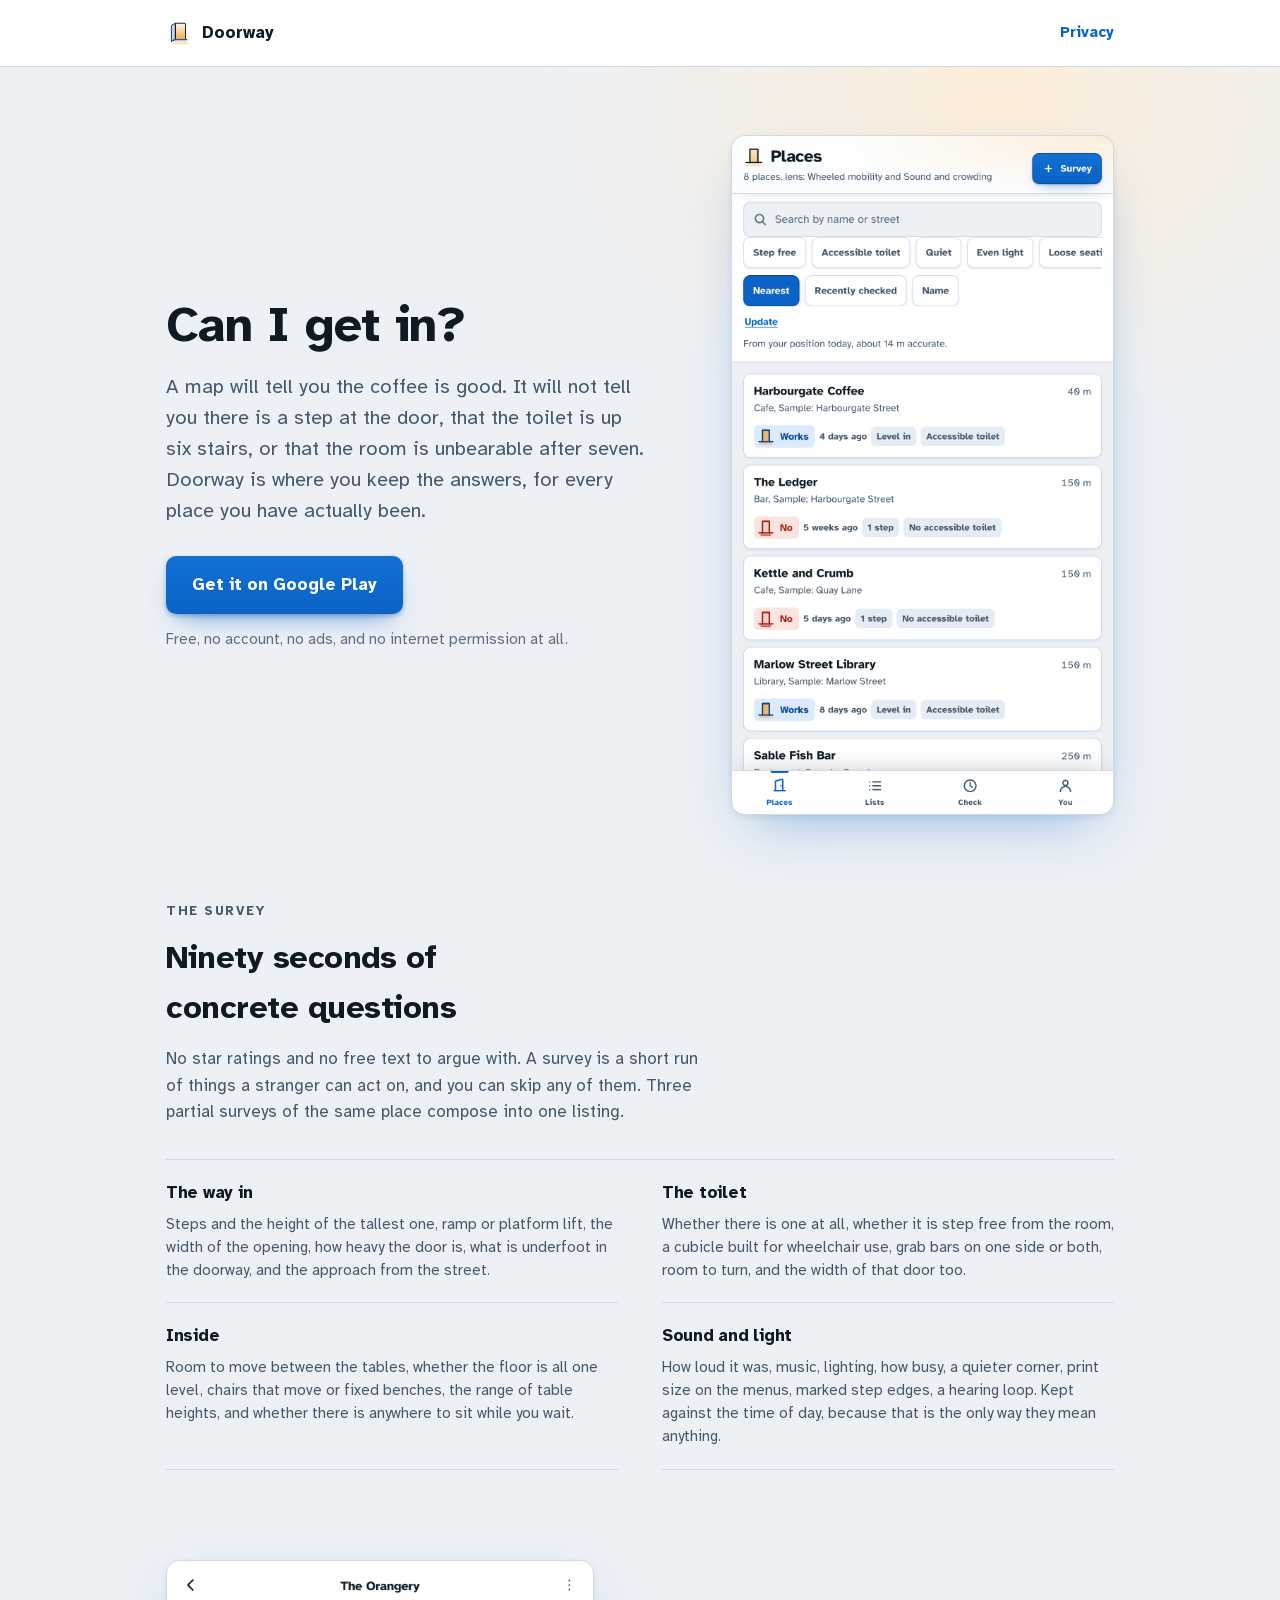
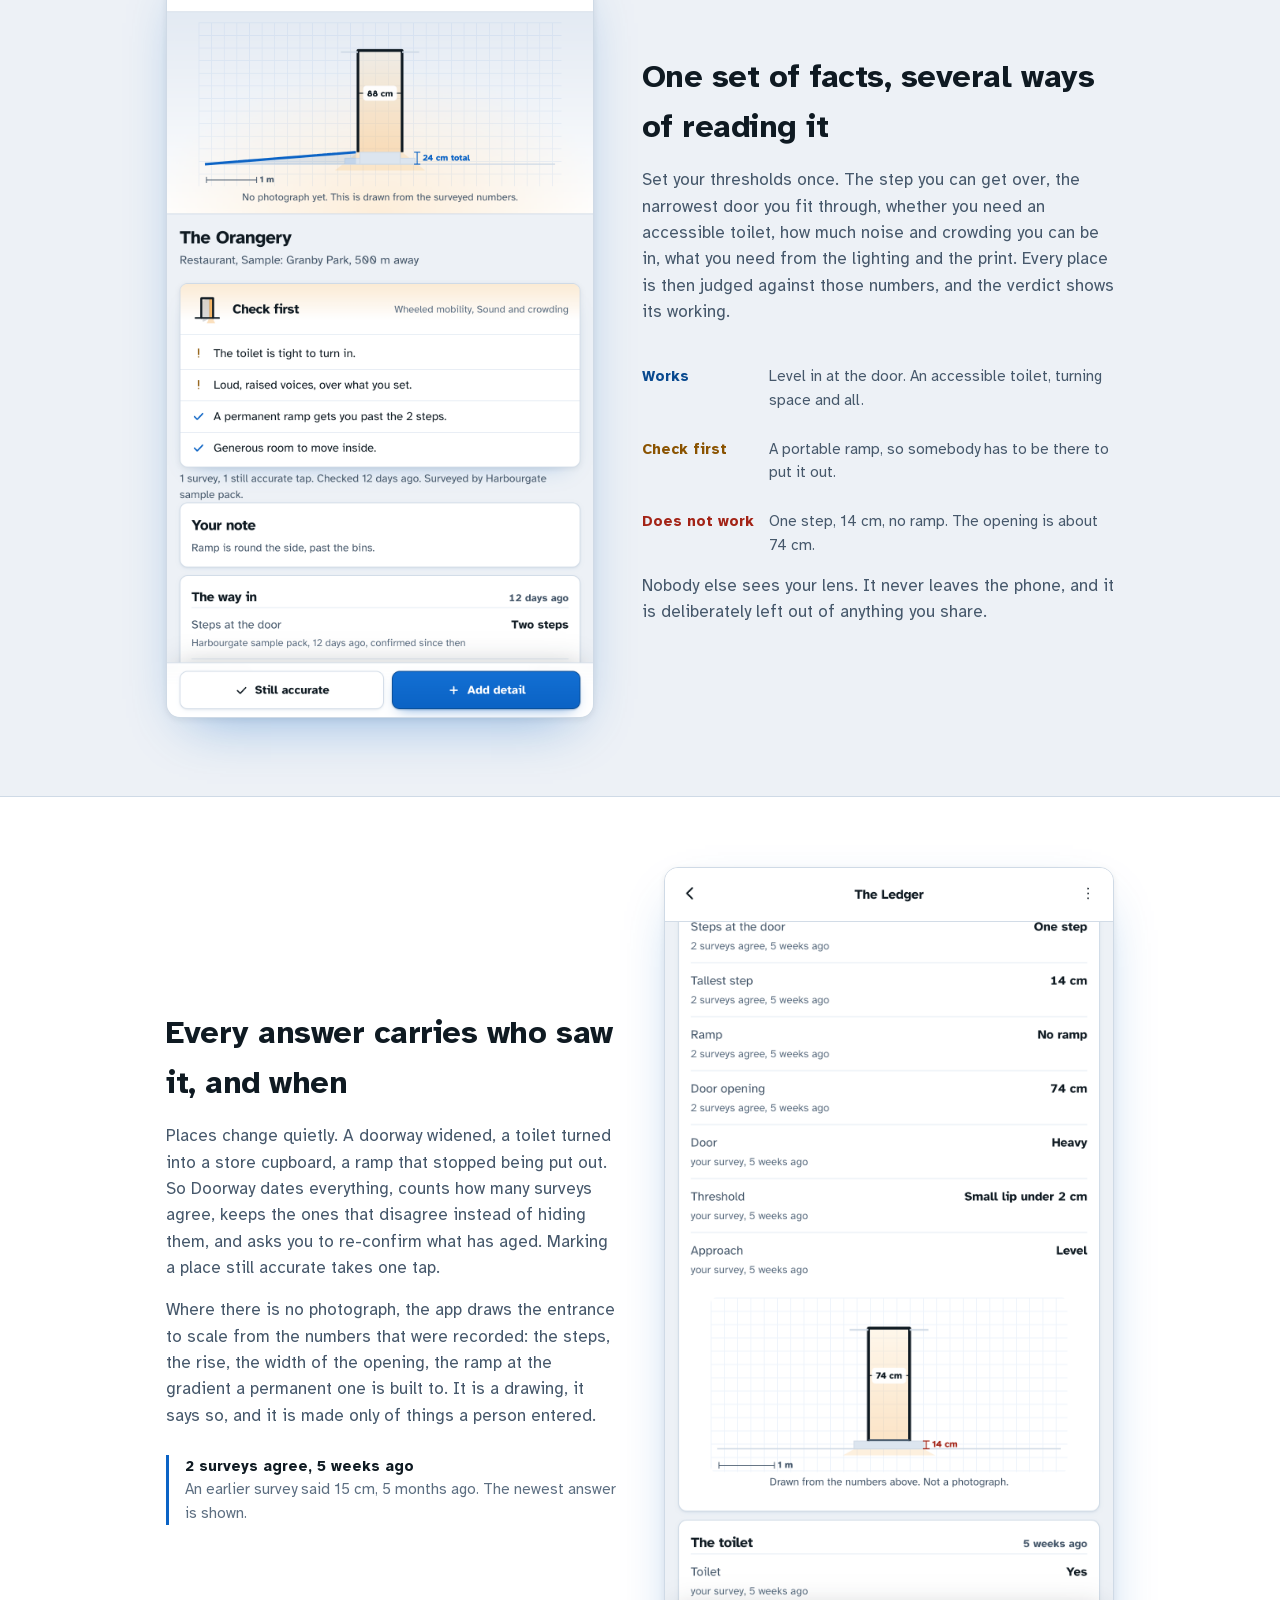
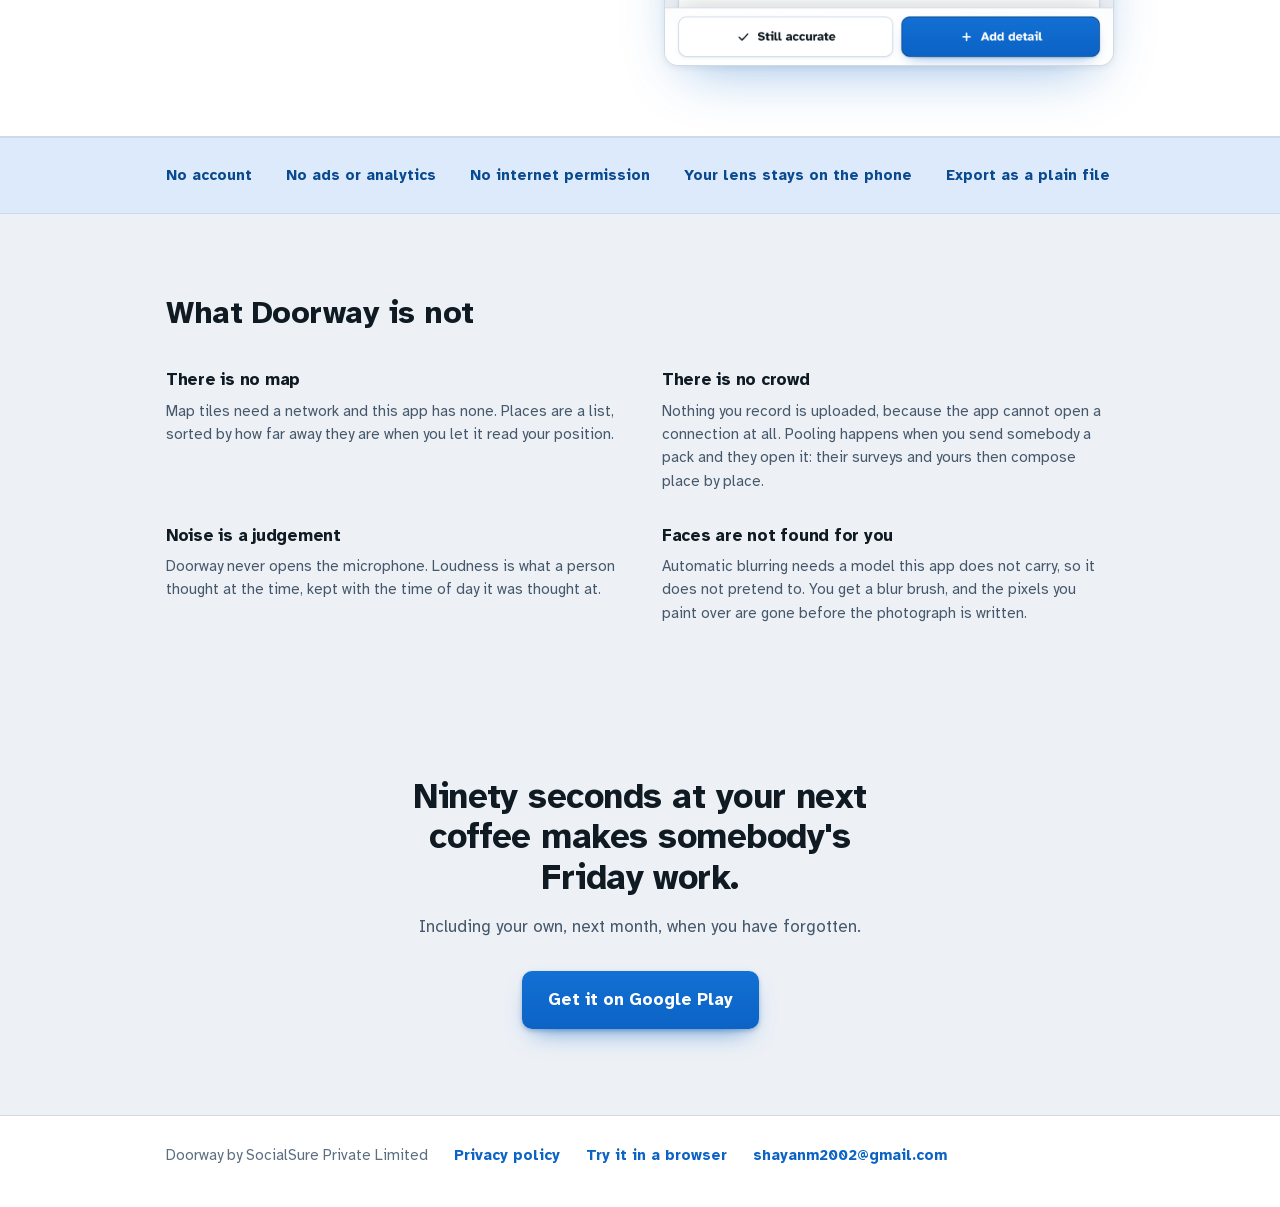
<file: docs/index.html>
<!doctype html>
<html lang="en">
<head>
<meta charset="utf-8">
<meta name="viewport" content="width=device-width, initial-scale=1">
<title>Doorway: the map that answers can I get in</title>
<meta name="description" content="A personal access atlas. Ninety second structured surveys of the places you go, read back through your own needs, on a phone with no network permission at all.">
<link rel="icon" href="shots/icon.png">
<link rel="stylesheet" href="fonts/fonts.css">
<style>
  :root {
    --bg: #EDF1F6; --surface: #FFFFFF; --surface-2: #E6ECF4;
    --ink: #0F1A22; --muted: #46586B; --faint: #5C6E81;
    --hair: #CFDAE6; --accent: #0B63C5; --accent-dk: #08498F; --accent-sf: #DDEAFB;
    --stop: #A32316; --warn: #8A5300; --light: #F6B25C; --light-sf: #FDEEDA;
  }
  * { box-sizing: border-box; }
  html { -webkit-text-size-adjust: 100%; }
  body { margin: 0; background: var(--bg); color: var(--ink); font-size: 17px; line-height: 1.55;
         font-family: 'Atkinson Hyperlegible', system-ui, -apple-system, 'Segoe UI', sans-serif; }
  img { max-width: 100%; height: auto; display: block; }
  a { color: var(--accent); }
  h1, h2, h3 { margin: 0; letter-spacing: -0.015em; font-weight: 700; }
  p { margin: 0; }
  .wrap { max-width: 62rem; margin: 0 auto; padding: 0 22px; }
  .eyebrow { font-size: 0.8125rem; font-weight: 700; letter-spacing: .12em; text-transform: uppercase;
             color: var(--muted); margin-bottom: 12px; }

  /* nav */
  nav { border-bottom: 1px solid var(--hair); background: var(--surface); }
  nav .wrap { display: flex; align-items: center; justify-content: space-between; height: 66px; }
  .mark { display: flex; align-items: center; gap: 10px; font-weight: 700; font-size: 1.0625rem; }
  .mark svg { display: block; }
  nav a { font-size: 0.9375rem; font-weight: 700; text-decoration: none; }

  /* hero */
  .hero { padding: 68px 0 8px; position: relative;
          background: radial-gradient(60% 70% at 78% 6%, var(--light-sf), rgba(253,238,218,0) 62%); }
  .hero .wrap { display: grid; grid-template-columns: 1.15fr .85fr; gap: 46px; align-items: center; }
  .hero h1 { font-size: 3.1rem; line-height: 1.05; }
  .hero .lede { font-size: 1.25rem; color: var(--muted); margin-top: 20px; max-width: 30rem; }
  .cta { display: inline-block; margin-top: 30px; font-weight: 700; color: #fff;
         background: linear-gradient(180deg, #1370D4, var(--accent));
         text-decoration: none; padding: 16px 26px; border-radius: 10px; font-size: 1.0625rem;
         box-shadow: 0 2px 4px rgba(8,73,143,.3), 0 12px 26px -12px rgba(11,99,197,.7); }
  .cta:hover { background: var(--accent-dk); }
  .free { margin-top: 14px; font-size: 0.9375rem; color: var(--faint); }
  .shot { border: 1px solid var(--hair); border-radius: 14px; overflow: hidden; background: var(--surface);
          box-shadow: 0 2px 6px rgba(15,26,34,.07), 0 22px 54px -22px rgba(11,99,197,.45); }

  /* the ontology */
  .facts { padding: 78px 0 12px; }
  .facts h2 { font-size: 2rem; max-width: 24rem; }
  .facts .intro { color: var(--muted); margin-top: 14px; max-width: 34rem; }
  .grid { display: grid; grid-template-columns: repeat(2, 1fr); gap: 0 44px; margin-top: 34px;
          border-top: 1px solid var(--hair); }
  .grid > div { border-bottom: 1px solid var(--hair); padding: 20px 0; }
  .grid h3 { font-size: 1.0625rem; }
  .grid p { color: var(--muted); font-size: 0.9375rem; margin-top: 6px; }

  /* lens: text and picture */
  .lens { padding: 78px 0; }
  .lens .wrap { display: grid; grid-template-columns: .95fr 1.05fr; gap: 48px; align-items: center; }
  .lens h2 { font-size: 2rem; }
  .lens p { color: var(--muted); margin-top: 16px; }
  .verdicts { margin-top: 24px; display: flex; flex-direction: column; gap: 10px; }
  .v { display: flex; gap: 12px; align-items: baseline; font-size: 0.9375rem; }
  .v b { flex: 0 0 7.2rem; font-weight: 700; }
  .v.ok b { color: var(--accent-dk); } .v.check b { color: var(--warn); } .v.no b { color: var(--stop); }
  .v span { color: var(--muted); }

  /* evidence band */
  .evidence { background: var(--surface); border-top: 1px solid var(--hair); border-bottom: 1px solid var(--hair); }
  .evidence .wrap { padding-top: 70px; padding-bottom: 70px; display: grid;
                    grid-template-columns: 1fr 1fr; gap: 48px; align-items: center; }
  .evidence h2 { font-size: 2rem; }
  .evidence p { color: var(--muted); margin-top: 16px; }
  .stamp { margin-top: 26px; border-left: 3px solid var(--accent); padding-left: 16px; font-size: 0.9375rem; }
  .stamp b { display: block; }
  .stamp span { color: var(--faint); }

  /* limits */
  .limits { padding: 74px 0; }
  .limits h2 { font-size: 2rem; max-width: 26rem; }
  .limits .cols { display: grid; grid-template-columns: repeat(2, 1fr); gap: 30px 44px; margin-top: 30px; }
  .limits h3 { font-size: 1.0625rem; }
  .limits p { color: var(--muted); font-size: 0.9375rem; margin-top: 6px; }

  /* strip */
  .strip { background: var(--accent-sf); border-top: 1px solid var(--hair); border-bottom: 1px solid var(--hair); }
  .strip .wrap { padding: 26px 22px; display: flex; flex-wrap: wrap; gap: 10px 34px; font-size: 0.9375rem;
                 color: var(--accent-dk); font-weight: 700; }

  /* close */
  .close { padding: 78px 0 86px; text-align: center; }
  .close h2 { font-size: 2.2rem; max-width: 30rem; margin: 0 auto; line-height: 1.15; }
  .close p { color: var(--muted); margin-top: 16px; }

  footer { border-top: 1px solid var(--hair); background: var(--surface); }
  footer .wrap { padding: 28px 22px 40px; display: flex; flex-wrap: wrap; gap: 12px 26px;
                 font-size: 0.9375rem; color: var(--faint); }
  footer a { font-weight: 700; text-decoration: none; }

  @media (max-width: 860px) {
    .hero { padding-top: 44px; }
    .hero .wrap, .lens .wrap, .evidence .wrap { grid-template-columns: 1fr; gap: 34px; }
    .hero h1 { font-size: 2.4rem; }
    .grid, .limits .cols { grid-template-columns: 1fr; }
    .shot { max-width: 380px; }
  }
</style>
</head>
<body>

<nav>
  <div class="wrap">
    <span class="mark">
      <svg width="26" height="26" viewBox="18 18 72 72" aria-hidden="true">
        <defs>
          <linearGradient id="nav-open" x1="0" y1="0" x2="0" y2="1">
            <stop offset="0" stop-color="#FFF7E7"/><stop offset="1" stop-color="#F3A945"/>
          </linearGradient>
        </defs>
        <path d="M44 72 H72 L84 86 H32 Z" fill="#F6B25C" opacity="0.34"/>
        <rect x="44" y="27" width="28" height="45" rx="1.5" fill="url(#nav-open)"/>
        <path d="M44 27 L33 33 V78 L44 72 Z" fill="#C9D9EA" stroke="#0F1A22" stroke-width="2.4" stroke-linejoin="round"/>
        <rect x="44" y="27" width="28" height="45" rx="1.5" fill="none" stroke="#0F1A22" stroke-width="2.6"/>
        <rect x="38" y="70.5" width="40" height="3.4" rx="1.7" fill="#0B63C5"/>
      </svg> Doorway</span>
    <a href="privacy-policy.html">Privacy</a>
  </div>
</nav>

<header class="hero">
  <div class="wrap">
    <div>
      <h1>Can I get in?</h1>
      <p class="lede">A map will tell you the coffee is good. It will not tell you there is a step at the door,
        that the toilet is up six stairs, or that the room is unbearable after seven. Doorway is where you keep
        the answers, for every place you have actually been.</p>
      <a class="cta" href="https://play.google.com/store/apps/details?id=com.mohdshayan.doorway">Get it on Google Play</a>
      <p class="free">Free, no account, no ads, and no internet permission at all.</p>
    </div>
    <img class="shot" src="shots/01-places.png" width="1080" height="1920"
         alt="The Doorway place list, sorted by distance, each place carrying a verdict and the date it was last checked.">
  </div>
</header>

<section class="facts">
  <div class="wrap">
    <p class="eyebrow">The survey</p>
    <h2>Ninety seconds of concrete questions</h2>
    <p class="intro">No star ratings and no free text to argue with. A survey is a short run of things a stranger
      can act on, and you can skip any of them. Three partial surveys of the same place compose into one listing.</p>
    <div class="grid">
      <div>
        <h3>The way in</h3>
        <p>Steps and the height of the tallest one, ramp or platform lift, the width of the opening, how heavy the
          door is, what is underfoot in the doorway, and the approach from the street.</p>
      </div>
      <div>
        <h3>The toilet</h3>
        <p>Whether there is one at all, whether it is step free from the room, a cubicle built for wheelchair use,
          grab bars on one side or both, room to turn, and the width of that door too.</p>
      </div>
      <div>
        <h3>Inside</h3>
        <p>Room to move between the tables, whether the floor is all one level, chairs that move or fixed benches,
          the range of table heights, and whether there is anywhere to sit while you wait.</p>
      </div>
      <div>
        <h3>Sound and light</h3>
        <p>How loud it was, music, lighting, how busy, a quieter corner, print size on the menus, marked step edges,
          a hearing loop. Kept against the time of day, because that is the only way they mean anything.</p>
      </div>
    </div>
  </div>
</section>

<section class="lens">
  <div class="wrap">
    <img class="shot" src="shots/02-verdict.png" width="1080" height="1920"
         alt="A venue page reading Check first, with the reasons listed: the toilet is tight to turn in, loud when surveyed, a permanent ramp gets you past the two steps.">
    <div>
      <h2>One set of facts, several ways of reading it</h2>
      <p>Set your thresholds once. The step you can get over, the narrowest door you fit through, whether you need
        an accessible toilet, how much noise and crowding you can be in, what you need from the lighting and the print.
        Every place is then judged against those numbers, and the verdict shows its working.</p>
      <div class="verdicts">
        <p class="v ok"><b>Works</b><span>Level in at the door. An accessible toilet, turning space and all.</span></p>
        <p class="v check"><b>Check first</b><span>A portable ramp, so somebody has to be there to put it out.</span></p>
        <p class="v no"><b>Does not work</b><span>One step, 14 cm, no ramp. The opening is about 74 cm.</span></p>
      </div>
      <p>Nobody else sees your lens. It never leaves the phone, and it is deliberately left out of anything you share.</p>
    </div>
  </div>
</section>

<section class="evidence">
  <div class="wrap">
    <div>
      <h2>Every answer carries who saw it, and when</h2>
      <p>Places change quietly. A doorway widened, a toilet turned into a store cupboard, a ramp that stopped being
        put out. So Doorway dates everything, counts how many surveys agree, keeps the ones that disagree instead of
        hiding them, and asks you to re-confirm what has aged. Marking a place still accurate takes one tap.</p>
      <p>Where there is no photograph, the app draws the entrance to scale from the numbers that were recorded:
        the steps, the rise, the width of the opening, the ramp at the gradient a permanent one is built to.
        It is a drawing, it says so, and it is made only of things a person entered.</p>
      <div class="stamp">
        <b>2 surveys agree, 5 weeks ago</b>
        <span>An earlier survey said 15 cm, 5 months ago. The newest answer is shown.</span>
      </div>
    </div>
    <img class="shot" src="shots/03-evidence.png" width="1080" height="1920"
         alt="The way in section of a venue page: seven facts with their provenance, above a scale drawing of the doorway.">
  </div>
</section>

<div class="strip">
  <div class="wrap">
    <span>No account</span>
    <span>No ads or analytics</span>
    <span>No internet permission</span>
    <span>Your lens stays on the phone</span>
    <span>Export as a plain file</span>
  </div>
</div>

<section class="limits">
  <div class="wrap">
    <h2>What Doorway is not</h2>
    <div class="cols">
      <div>
        <h3>There is no map</h3>
        <p>Map tiles need a network and this app has none. Places are a list, sorted by how far away they are when
          you let it read your position.</p>
      </div>
      <div>
        <h3>There is no crowd</h3>
        <p>Nothing you record is uploaded, because the app cannot open a connection at all. Pooling happens when you
          send somebody a pack and they open it: their surveys and yours then compose place by place.</p>
      </div>
      <div>
        <h3>Noise is a judgement</h3>
        <p>Doorway never opens the microphone. Loudness is what a person thought at the time, kept with the time of
          day it was thought at.</p>
      </div>
      <div>
        <h3>Faces are not found for you</h3>
        <p>Automatic blurring needs a model this app does not carry, so it does not pretend to. You get a blur brush,
          and the pixels you paint over are gone before the photograph is written.</p>
      </div>
    </div>
  </div>
</section>

<section class="close">
  <div class="wrap">
    <h2>Ninety seconds at your next coffee makes somebody's Friday work.</h2>
    <p>Including your own, next month, when you have forgotten.</p>
    <a class="cta" href="https://play.google.com/store/apps/details?id=com.mohdshayan.doorway">Get it on Google Play</a>
  </div>
</section>

<footer>
  <div class="wrap">
    <span>Doorway by SocialSure Private Limited</span>
    <a href="privacy-policy.html">Privacy policy</a>
    <a href="play/">Try it in a browser</a>
    <a href="mailto:shayanm2002@gmail.com">shayanm2002@gmail.com</a>
  </div>
</footer>

</body>
</html>
</file>
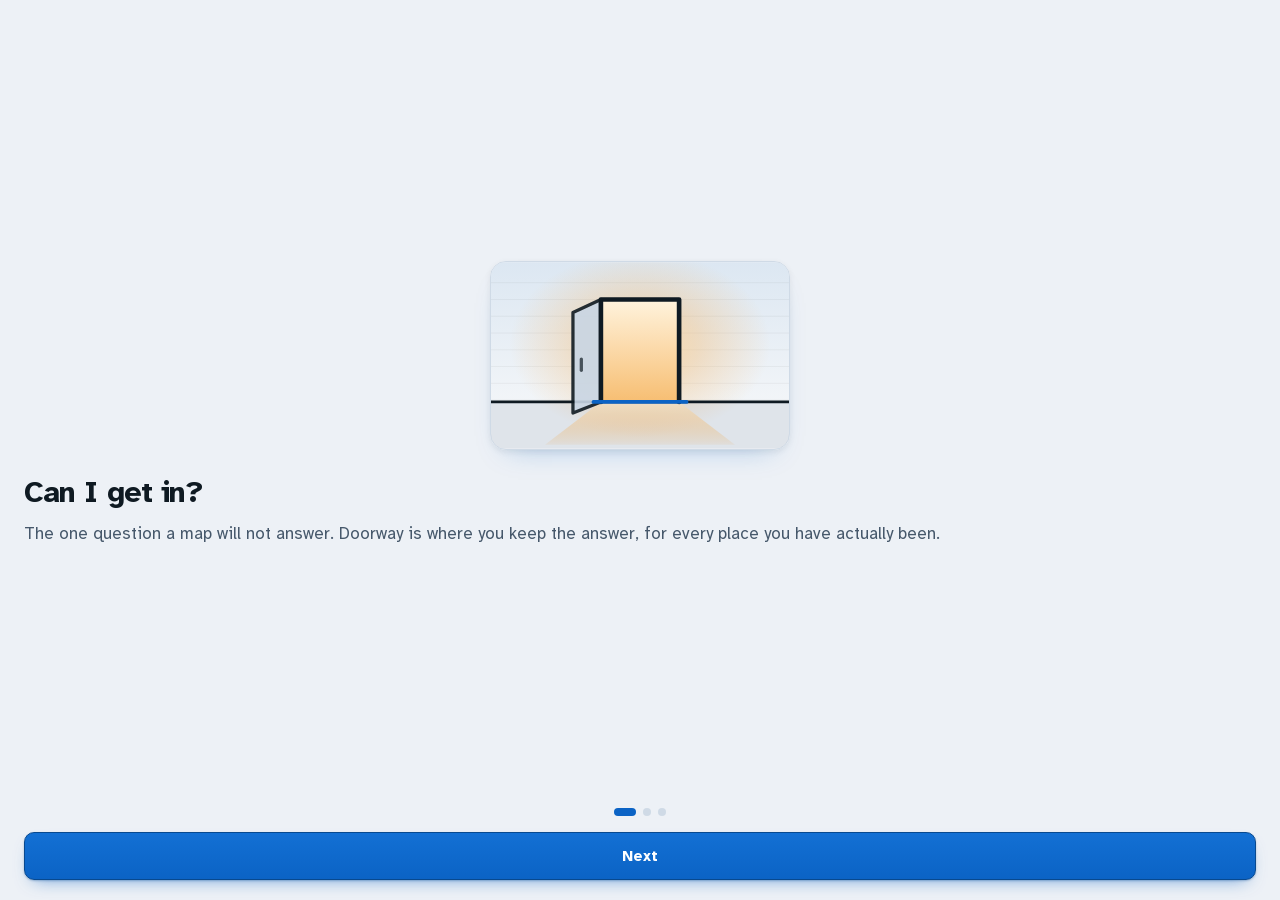
<file: web/index.html>
<!doctype html>
<html lang="en">
<head>
<meta charset="utf-8">
<meta name="viewport" content="width=device-width, initial-scale=1, viewport-fit=cover">
<meta name="color-scheme" content="light">
<title>Doorway</title>
<link rel="icon" href="data:,">
<link rel="stylesheet" href="fonts/fonts.css">
<link rel="stylesheet" href="css/style.css">
</head>
<body>

<!-- ══════ ONBOARDING ══════ -->
<section class="screen" id="onboard" hidden aria-label="Welcome to Doorway">
  <div class="ob-body">
    <div class="ob-mark" id="obMark" aria-hidden="true"></div>
    <div id="obTrack" class="ob-track">
      <article class="ob-card">
        <h1>Can I get in?</h1>
        <p>The one question a map will not answer. Doorway is where you keep the answer, for every place you have actually been.</p>
      </article>
      <article class="ob-card">
        <h1>Ninety seconds, at the table.</h1>
        <p>A survey is a short run of concrete questions: steps at the door, how wide the opening is, grab bars, how loud it was. Skip anything you did not see. Partial answers still count.</p>
      </article>
      <article class="ob-card">
        <h1>Read it through your own needs.</h1>
        <p>Set your thresholds once and every place is judged against them, with the reasons written out and the date the facts were last seen.</p>
      </article>
    </div>
  </div>
  <div class="ob-foot">
    <div class="ob-dots" id="obDots" aria-hidden="true"></div>
    <button class="btn primary wide" id="obNext">Next</button>
  </div>
</section>

<!-- ══════ LENS SETUP ══════ -->
<section class="screen" id="lensSetup" hidden aria-label="Set up your lens">
  <header class="topbar">
    <div class="tb-title">
      <h1 id="lensSetupH">What decides your day?</h1>
      <p class="tb-sub">Pick what applies. You can change any of it later, or skip it entirely.</p>
    </div>
  </header>
  <div class="scroller" id="lensModules"></div>
  <div class="foot-bar">
    <button class="btn ghost" id="lensSkip">Skip for now</button>
    <button class="btn primary" id="lensDone">Use this lens</button>
  </div>
</section>

<!-- ══════ PLACES ══════ -->
<section class="view" id="v-places" hidden>
  <header class="topbar">
    <div class="tb-title">
      <h1>Places</h1>
      <p class="tb-sub" id="placesSub">No places yet</p>
    </div>
    <button class="btn small primary" id="surveyNewBtn" aria-label="Survey a place">Survey</button>
  </header>
  <div class="filterbar">
    <label class="srch" id="srchBox">
      <span class="vh">Search places</span>
      <input type="search" id="placeSearch" placeholder="Search by name or street" autocomplete="off">
    </label>
    <div class="chips scrollx" id="filterChips" role="group" aria-label="Filters"></div>
    <div class="sortrow">
      <div class="chips" id="sortChips" role="group" aria-label="Sort order"></div>
    </div>
    <div class="georow" id="geoRow">
      <button class="link" id="geoBtn">Use my position</button>
      <p class="note" id="geoNote" hidden></p>
    </div>
  </div>
  <div class="scroller">
    <div id="placeList" class="stack"></div>
    <div class="empty" id="placesEmpty" hidden>
      <div class="empty-art" id="placesEmptyArt" aria-hidden="true"></div>
      <p class="empty-h">Nothing surveyed yet.</p>
      <p class="empty-p">Start with the sample high street to see how a place reads once it has been surveyed, or survey the next place you go to. Ninety seconds, and it is yours for good.</p>
      <div class="btnrow">
        <button class="btn primary" id="sampleBtn">Load the sample high street</button>
        <button class="btn" id="surveyNewBtn2">Survey a place</button>
      </div>
    </div>
    <p class="note" id="placesFoot" hidden></p>
  </div>
</section>

<!-- ══════ LISTS ══════ -->
<section class="view" id="v-lists" hidden>
  <header class="topbar">
    <div class="tb-title">
      <h1>Lists</h1>
      <p class="tb-sub">Places grouped the way you actually use them.</p>
    </div>
    <button class="btn small" id="newListBtn">New list</button>
  </header>
  <div class="scroller">
    <div id="listIndex" class="stack"></div>
    <div class="empty" id="listsEmpty" hidden>
      <div class="empty-art" id="listsEmptyArt" aria-hidden="true"></div>
      <p class="empty-h">No lists yet.</p>
      <p class="empty-p">A list is for the things you plan by: places that work on a bad day, somewhere to take the family, the three cafes near work. Lists can be sent to a friend as a file.</p>
      <div class="btnrow"><button class="btn primary" id="newListBtn2">New list</button></div>
    </div>
  </div>
</section>

<!-- ══════ CHECK ══════ -->
<section class="view" id="v-check" hidden>
  <header class="topbar">
    <div class="tb-title">
      <h1>Check</h1>
      <p class="tb-sub">What has aged, and what your lens still needs.</p>
    </div>
  </header>
  <div class="scroller">
    <div id="checkBody"></div>
  </div>
</section>

<!-- ══════ YOU ══════ -->
<section class="view" id="v-you" hidden>
  <header class="topbar">
    <div class="tb-title">
      <h1>You</h1>
      <p class="tb-sub" id="youSub"></p>
    </div>
  </header>
  <div class="scroller">
    <div id="youBody"></div>
  </div>
</section>

<!-- ══════ TABS ══════ -->
<nav id="tabs" hidden aria-label="Main">
  <button class="tab" data-view="places" data-icon="place" aria-current="page"><span>Places</span></button>
  <button class="tab" data-view="lists" data-icon="lists"><span>Lists</span></button>
  <button class="tab" data-view="check" data-icon="clock"><span>Check</span></button>
  <button class="tab" data-view="you" data-icon="you"><span>You</span></button>
</nav>

<!-- ══════ PLACE SHEET ══════ -->
<div class="sheet" id="sh-place" hidden role="dialog" aria-modal="true" aria-labelledby="placeName">
  <header class="sheet-head">
    <button class="icon-btn" data-close aria-label="Back to the list"><span class="ico" data-icon="back"></span></button>
    <p class="sheet-title" id="placeHeadTitle">Place</p>
    <button class="icon-btn" id="placeMoreBtn" aria-label="More about this place"><span class="ico" data-icon="more"></span></button>
  </header>
  <div class="sheet-body" id="placeBody"></div>
  <div class="foot-bar" id="placeFoot">
    <button class="btn" id="stillBtn">Still accurate</button>
    <button class="btn primary" id="addDetailBtn">Add detail</button>
  </div>
</div>

<!-- ══════ SURVEY SHEET ══════ -->
<div class="sheet" id="sh-survey" hidden role="dialog" aria-modal="true" aria-labelledby="surveyTitle">
  <header class="sheet-head">
    <button class="icon-btn" data-close aria-label="Close the survey"><span class="ico" data-icon="close"></span></button>
    <p class="sheet-title" id="surveyTitle">Survey</p>
    <span class="sheet-count" id="surveyClock" aria-hidden="true"></span>
  </header>
  <div class="steps" id="surveySteps" aria-hidden="true"></div>
  <div class="sheet-body" id="surveyBody"></div>
  <div class="foot-bar">
    <button class="btn ghost" id="surveyBack">Back</button>
    <button class="btn" id="surveySkip">Skip</button>
    <button class="btn primary" id="surveyNext">Next</button>
  </div>
</div>

<!-- ══════ CAMERA SHEET ══════ -->
<div class="sheet" id="sh-camera" hidden role="dialog" aria-modal="true" aria-label="Take a photograph">
  <header class="sheet-head">
    <button class="icon-btn" data-close aria-label="Cancel the photograph"><span class="ico" data-icon="close"></span></button>
    <p class="sheet-title" id="camTitle">The way in</p>
    <button class="icon-btn" id="camFlip" aria-label="Switch camera"><span class="ico" data-icon="flip"></span></button>
  </header>
  <div class="cam-stage" id="camStage">
    <video id="camVideo" playsinline muted></video>
    <canvas id="camShot" hidden></canvas>
    <div class="cam-guide" id="camGuide" aria-hidden="true"><span></span><span></span><span></span><span></span></div>
    <div class="cam-off" id="camOff" hidden><p id="camOffMsg"></p></div>
  </div>
  <p class="cam-hint" id="camHint">Stand back far enough to show the whole doorway and the ground in front of it.</p>
  <div class="foot-bar cam-foot" id="camFootShoot">
    <label class="btn ghost filelabel">Add from gallery
      <input type="file" id="camFile" accept="image/*" class="vh">
    </label>
    <button class="shutter" id="camShoot" aria-label="Take the photograph"></button>
    <span class="spacer"></span>
  </div>
  <div class="foot-bar cam-foot" id="camFootReview" hidden>
    <button class="btn ghost" id="camRetake">Retake</button>
    <button class="btn" id="camBlur" aria-pressed="false">Blur brush</button>
    <button class="btn primary" id="camKeep">Use photo</button>
  </div>
</div>

<!-- ══════ SMALL SHEETS ══════ -->
<div class="sheet short" id="sh-lists" hidden role="dialog" aria-modal="true" aria-label="Add to a list">
  <header class="sheet-head">
    <button class="icon-btn" data-close aria-label="Close"><span class="ico" data-icon="close"></span></button>
    <p class="sheet-title">Add to a list</p>
    <span class="icon-btn spacer"></span>
  </header>
  <div class="sheet-body" id="listPickBody"></div>
</div>

<div class="sheet short" id="sh-share" hidden role="dialog" aria-modal="true" aria-label="Share places">
  <header class="sheet-head">
    <button class="icon-btn" data-close aria-label="Close"><span class="ico" data-icon="close"></span></button>
    <p class="sheet-title">Send a pack</p>
    <span class="icon-btn spacer"></span>
  </header>
  <div class="sheet-body" id="shareBody"></div>
</div>

<div class="sheet short" id="sh-import" hidden role="dialog" aria-modal="true" aria-label="Add a pack">
  <header class="sheet-head">
    <button class="icon-btn" data-close aria-label="Close"><span class="ico" data-icon="close"></span></button>
    <p class="sheet-title">Add a pack</p>
    <span class="icon-btn spacer"></span>
  </header>
  <div class="sheet-body" id="importBody"></div>
</div>

<div class="sheet" id="sh-lens" hidden role="dialog" aria-modal="true" aria-label="Your lens">
  <header class="sheet-head">
    <button class="icon-btn" data-close aria-label="Close"><span class="ico" data-icon="back"></span></button>
    <p class="sheet-title">Your lens</p>
    <span class="icon-btn spacer"></span>
  </header>
  <div class="sheet-body" id="lensBody"></div>
  <div class="foot-bar"><button class="btn primary wide" id="lensSave">Done</button></div>
</div>

<!-- ══════ MODAL, TOAST ══════ -->
<div class="modal" id="confirm" hidden role="dialog" aria-modal="true" aria-labelledby="confirmH">
  <div class="modal-panel">
    <p class="modal-h" id="confirmH"></p>
    <p class="modal-p" id="confirmP"></p>
    <div class="btnrow end">
      <button class="btn small ghost" id="confirmNo">Cancel</button>
      <button class="btn small danger-solid" id="confirmYes">Confirm</button>
    </div>
  </div>
</div>

<p id="toast" class="toast" role="status" aria-live="polite" hidden></p>

<script src="js/icons.js"></script>
<script src="js/store.js"></script>
<script src="js/lens.js"></script>
<script src="js/photos.js"></script>
<script src="js/geo.js"></script>
<script src="js/diagram.js"></script>
<script src="js/sample.js"></script>
<script src="js/share.js"></script>
<script src="js/app.js"></script>
</body>
</html>
</file>
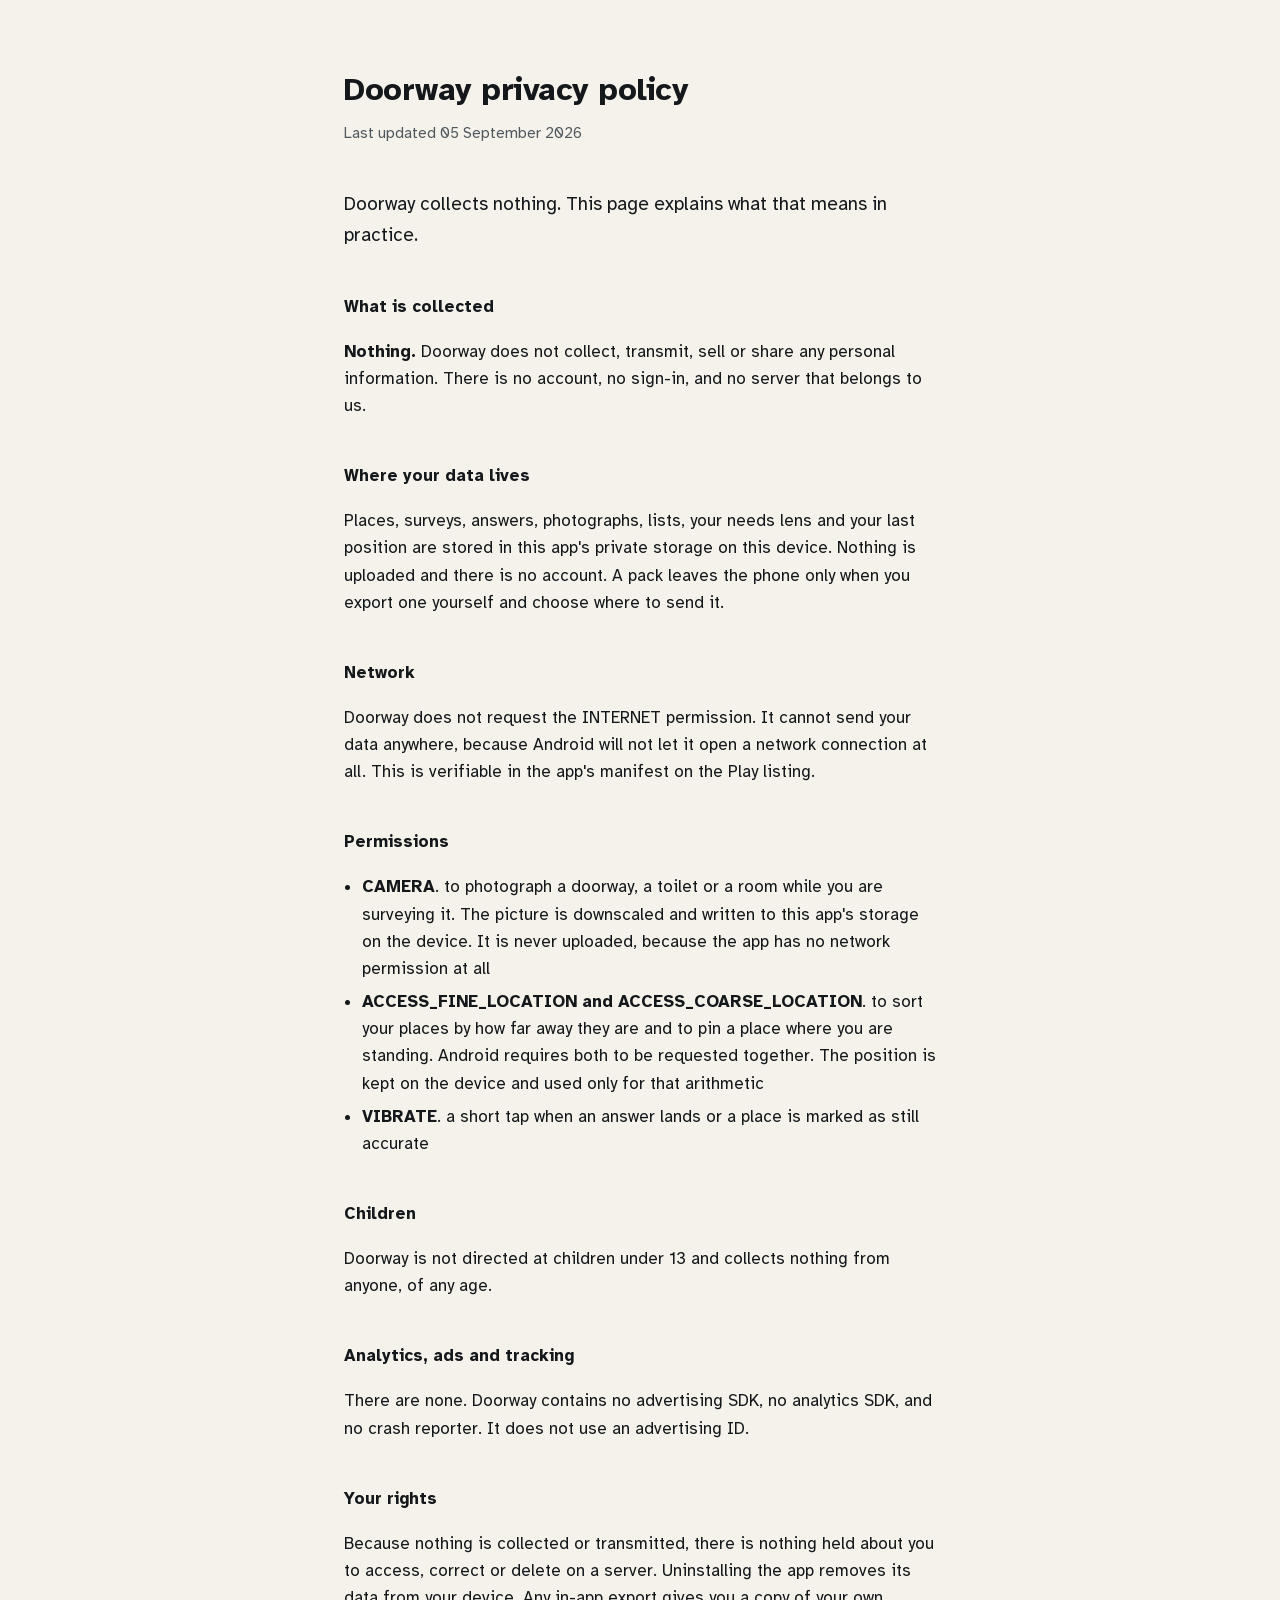
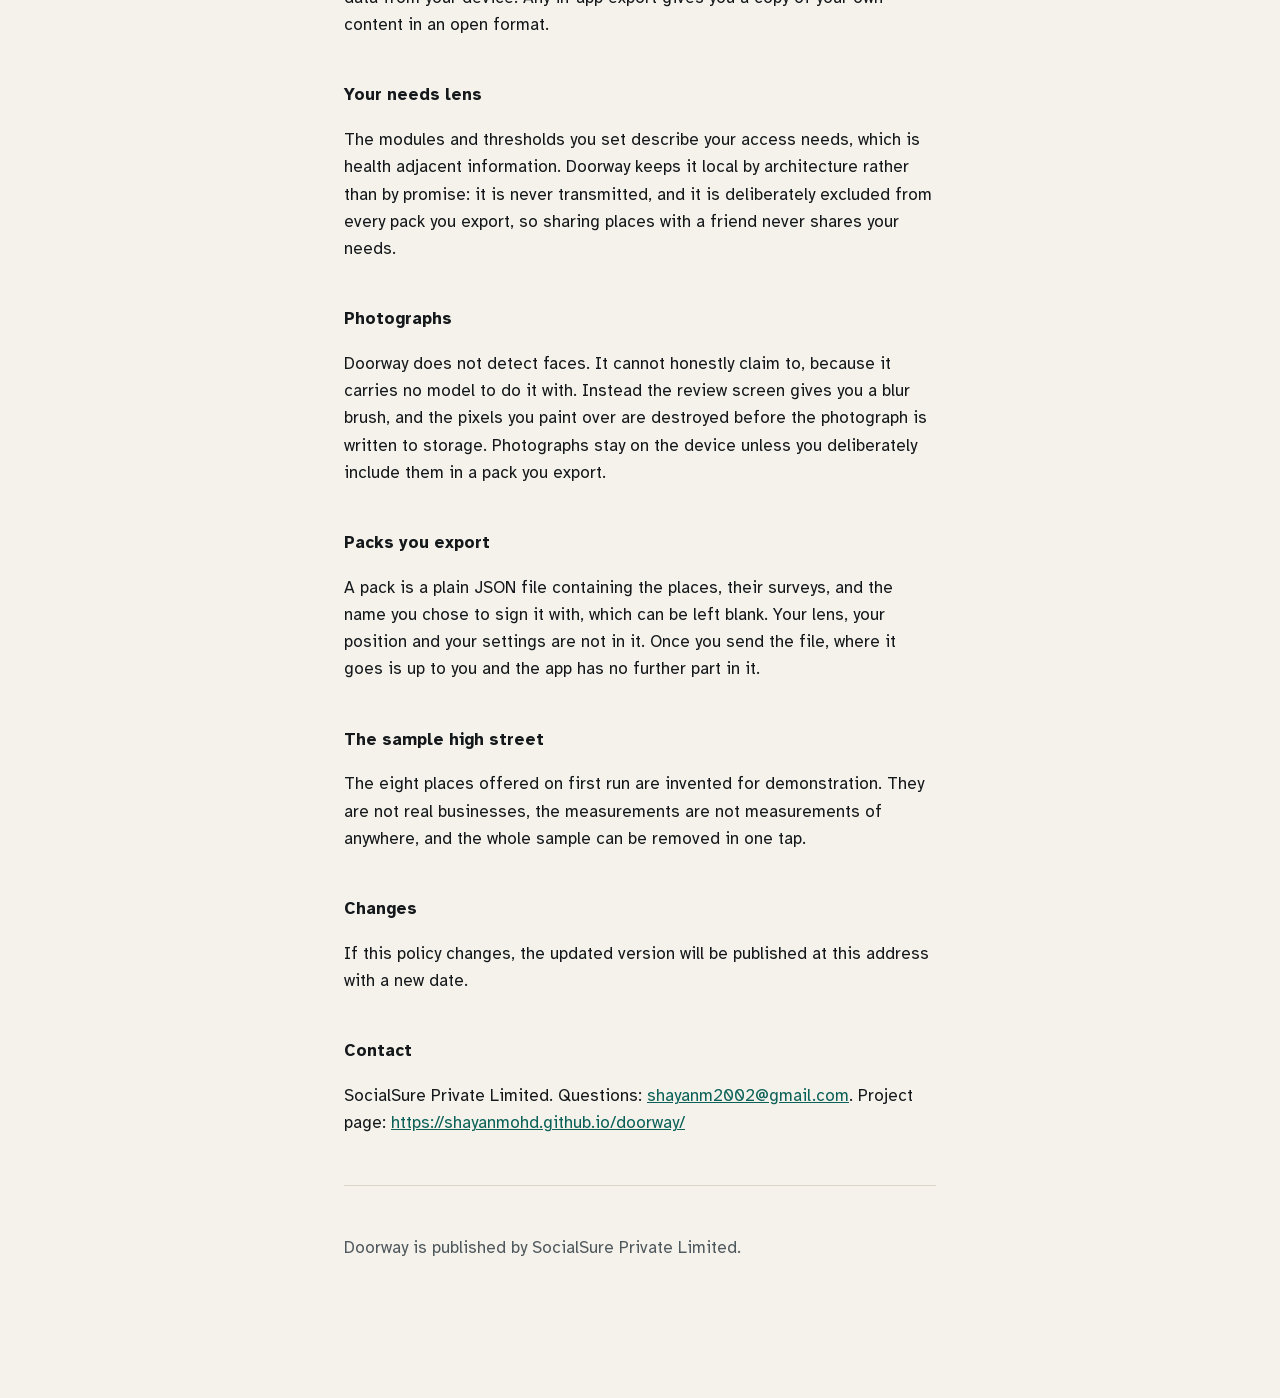
<file: docs/privacy-policy.html>
<!doctype html>
<html lang="en">
<head>
<meta charset="utf-8">
<meta name="viewport" content="width=device-width, initial-scale=1">
<link rel="icon" href="shots/icon.png">
<title>Doorway privacy policy</title>
<link rel="stylesheet" href="fonts/fonts.css">
<style>
  :root { color-scheme: light dark; --bg:#F5F2EC; --fg:#14181A; --muted:#4F585C; --hair:#DCD6C9; --accent:#0B6157; }
  @media (prefers-color-scheme: dark) {
    :root { --bg:#14181A; --fg:#EDEAE3; --muted:#A2AAB0; --hair:#2B3236; --accent:#5FBFAF; }
  }
  * { box-sizing: border-box; }
  body { margin: 0 auto; padding: 64px 24px 120px; max-width: 40rem;
    font-family: 'Atkinson Hyperlegible', system-ui, sans-serif; font-size: 17px; line-height: 1.6;
    background: var(--bg); color: var(--fg); }
  h1 { font-size: 2rem; letter-spacing: -0.015em; margin: 0 0 6px; font-weight: 600; }
  h2 { font-size: 1.05rem; margin: 44px 0 8px; font-weight: 600; }
  .meta { color: var(--muted); margin: 0 0 44px; font-size: 15px; }
  p, li { color: var(--fg); }
  .muted { color: var(--muted); }
  ul { padding-left: 1.1rem; }
  li { margin-bottom: 6px; }
  a { color: var(--accent); }
  hr { border: 0; border-top: 1px solid var(--hair); margin: 48px 0; }
  .lead { font-size: 19px; }
</style>
</head>
<body>
<h1>Doorway privacy policy</h1>
<p class="meta">Last updated 05 September 2026</p>

<p class="lead">Doorway collects nothing. This page explains what that means in practice.</p>

<h2>What is collected</h2>
<p><b>Nothing.</b> Doorway does not collect, transmit, sell or share any personal information. There is no account, no sign-in, and no server that belongs to us.</p>

<h2>Where your data lives</h2>
<p>Places, surveys, answers, photographs, lists, your needs lens and your last position are stored in this app&#x27;s private storage on this device. Nothing is uploaded and there is no account. A pack leaves the phone only when you export one yourself and choose where to send it.</p>

<h2>Network</h2>
<p>Doorway does not request the INTERNET permission. It cannot send your data anywhere, because Android will not let it open a network connection at all. This is verifiable in the app's manifest on the Play listing.</p>

<h2>Permissions</h2>
<ul><li><b>CAMERA</b>. to photograph a doorway, a toilet or a room while you are surveying it. The picture is downscaled and written to this app&#x27;s storage on the device. It is never uploaded, because the app has no network permission at all</li><li><b>ACCESS_FINE_LOCATION and ACCESS_COARSE_LOCATION</b>. to sort your places by how far away they are and to pin a place where you are standing. Android requires both to be requested together. The position is kept on the device and used only for that arithmetic</li><li><b>VIBRATE</b>. a short tap when an answer lands or a place is marked as still accurate</li></ul>

<h2>Children</h2>
<p>Doorway is not directed at children under 13 and collects nothing from anyone, of any age.</p>

<h2>Analytics, ads and tracking</h2>
<p>There are none. Doorway contains no advertising SDK, no analytics SDK, and no crash reporter.
It does not use an advertising ID.</p>

<h2>Your rights</h2>
<p>Because nothing is collected or transmitted, there is nothing held about you to access, correct or
delete on a server. Uninstalling the app removes its data from your device. Any in-app export gives
you a copy of your own content in an open format.</p>
<h2>Your needs lens</h2><p>The modules and thresholds you set describe your access needs, which is health adjacent information. Doorway keeps it local by architecture rather than by promise: it is never transmitted, and it is deliberately excluded from every pack you export, so sharing places with a friend never shares your needs.</p><h2>Photographs</h2><p>Doorway does not detect faces. It cannot honestly claim to, because it carries no model to do it with. Instead the review screen gives you a blur brush, and the pixels you paint over are destroyed before the photograph is written to storage. Photographs stay on the device unless you deliberately include them in a pack you export.</p><h2>Packs you export</h2><p>A pack is a plain JSON file containing the places, their surveys, and the name you chose to sign it with, which can be left blank. Your lens, your position and your settings are not in it. Once you send the file, where it goes is up to you and the app has no further part in it.</p><h2>The sample high street</h2><p>The eight places offered on first run are invented for demonstration. They are not real businesses, the measurements are not measurements of anywhere, and the whole sample can be removed in one tap.</p>
<h2>Changes</h2>
<p>If this policy changes, the updated version will be published at this address with a new date.</p>

<h2>Contact</h2>
<p>SocialSure Private Limited. Questions: <a href="mailto:shayanm2002@gmail.com">shayanm2002@gmail.com</a>. Project page: <a href="https://shayanmohd.github.io/doorway/">https://shayanmohd.github.io/doorway/</a></p>

<hr>
<p class="muted">Doorway is published by SocialSure Private Limited.</p>
</body>
</html>
</file>
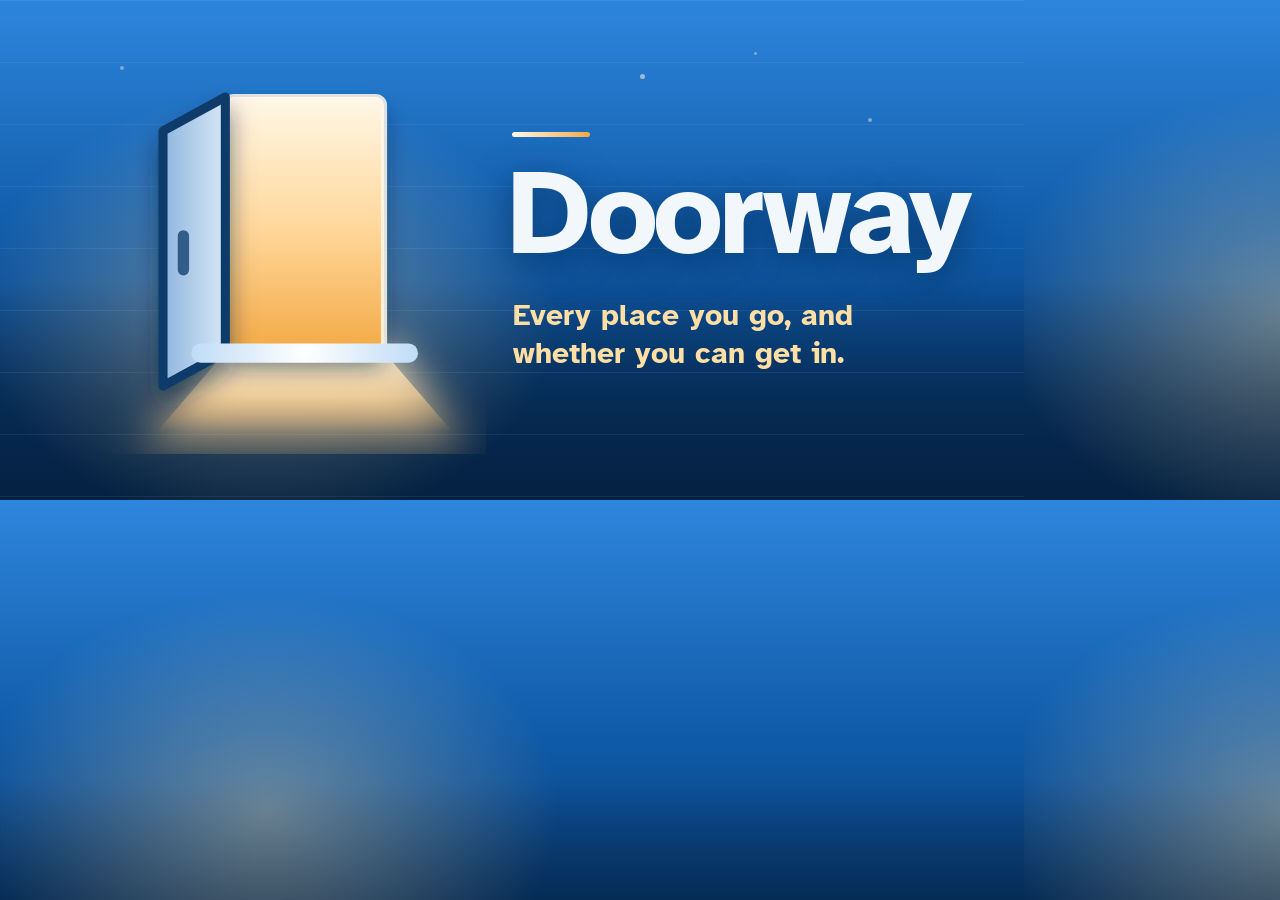
<file: store/feature.html>
<!doctype html>
<html lang="en">
<head>
<meta charset="utf-8">
<style>
  @font-face { font-family: "Display"; src: url("display.ttf"); }
  html, body { margin: 0; width: 1024px; height: 500px; overflow: hidden; }
  body {
    position: relative; color: #F2F7FC; font-family: "Display", Georgia, serif;
    background:
      radial-gradient(46% 70% at 26% 62%, rgba(255, 223, 164, 0.38), rgba(246, 178, 92, 0) 62%),
      linear-gradient(180deg, rgba(4,32,63,0) 56%, rgba(4,32,63,.62) 80%, rgba(4,32,63,.9) 100%),
      linear-gradient(180deg, #2E86DC 0%, #0F5AA8 48%, #062E5E 100%);
  }
  .courses { position: absolute; inset: 0; opacity: 0.08;
    background-image: repeating-linear-gradient(180deg, rgba(220,235,251,0.9) 0 1px, transparent 1px 62px); }
  .mote { position: absolute; border-radius: 50%; background: #FFF1D6; }
  svg.mark { position: absolute; left: 78px; top: 46px; width: 408px; height: 408px; }
  .copy { position: absolute; left: 508px; top: 152px; width: 470px; }
  h1 { margin: 0; font-size: 122px; line-height: 1; letter-spacing: -0.035em; font-weight: 700;
       text-shadow: 0 8px 34px rgba(3, 32, 63, 0.55); }
  p { margin: 22px 0 0 5px; font-size: 30px; line-height: 1.28; color: #FFDFA4; max-width: 450px; }
  .rule { position: absolute; left: 512px; top: 132px; width: 78px; height: 5px; border-radius: 3px;
          background: linear-gradient(90deg, #FFF7E7, #F3A945); }
</style>
</head>
<body>
  <div class="courses"></div>
  <div class="mote" style="left:640px;top:74px;width:5px;height:5px;opacity:.55"></div>
  <div class="mote" style="left:868px;top:118px;width:4px;height:4px;opacity:.45"></div>
  <div class="mote" style="left:754px;top:52px;width:3px;height:3px;opacity:.4"></div>
  <div class="mote" style="left:120px;top:66px;width:4px;height:4px;opacity:.4"></div>

  <svg class="mark" viewBox="18 18 72 72" aria-hidden="true">
    <defs>
      <linearGradient id="opening" x1="0" y1="0" x2="0" y2="1">
        <stop offset="0" stop-color="#FFF7E7"/><stop offset="0.52" stop-color="#FFD79A"/>
        <stop offset="1" stop-color="#F3A945"/>
      </linearGradient>
      <linearGradient id="spill" x1="0" y1="0" x2="0" y2="1">
        <stop offset="0" stop-color="#FFF3D8" stop-opacity="0.98"/>
        <stop offset="0.55" stop-color="#FFD79A" stop-opacity="0.7"/>
        <stop offset="1" stop-color="#F6B25C" stop-opacity="0"/>
      </linearGradient>
      <linearGradient id="leaf" x1="0" y1="0" x2="1" y2="0">
        <stop offset="0" stop-color="#8FB6DE"/><stop offset="1" stop-color="#D7E7F7"/>
      </linearGradient>
      <linearGradient id="sill" x1="0" y1="0" x2="1" y2="0">
        <stop offset="0" stop-color="#BFDCF6"/><stop offset="0.5" stop-color="#FFFFFF"/>
        <stop offset="1" stop-color="#BFDCF6"/>
      </linearGradient>
      <filter id="cast" filterUnits="userSpaceOnUse" x="0" y="0" width="108" height="108">
        <feGaussianBlur in="SourceAlpha" stdDeviation="2.1"/><feOffset dy="2.6" result="o"/>
        <feFlood flood-color="#03203F" flood-opacity="0.55"/><feComposite in2="o" operator="in"/>
        <feMerge><feMergeNode/><feMergeNode in="SourceGraphic"/></feMerge>
      </filter>
      <filter id="bloom" filterUnits="userSpaceOnUse" x="0" y="0" width="108" height="108">
        <feGaussianBlur stdDeviation="3.6"/>
      </filter>
    </defs>
    <path d="M43 71 H73 L90 92 H26 Z" fill="url(#spill)" filter="url(#bloom)"/>
    <path d="M44 72 H72 L84 86 H32 Z" fill="url(#spill)" opacity="0.9"/>
    <rect x="44" y="27" width="28" height="45" rx="1.5" fill="url(#opening)" filter="url(#cast)"/>
    <rect x="44" y="27" width="28" height="45" rx="1.5" fill="none" stroke="#FFF8EC" stroke-width="1.1" opacity="0.85"/>
    <path d="M44 27 L33 33 V78 L44 72 Z" fill="url(#leaf)" stroke="#0B3A6B" stroke-width="1.6"
          stroke-linejoin="round" filter="url(#cast)"/>
    <path d="M36.6 51.5 v6" stroke="#0B3A6B" stroke-width="2" stroke-linecap="round" opacity="0.75"/>
    <rect x="38" y="70.5" width="40" height="3.4" rx="1.7" fill="url(#sill)"/>
  </svg>

  <div class="rule"></div>
  <div class="copy">
    <h1>Doorway</h1>
    <p>Every place you go, and whether you can get in.</p>
  </div>
</body>
</html>
</file>
<file: docs/fonts/fonts.css>
/* latin-ext */
@font-face {
  font-family: 'Atkinson Hyperlegible';
  font-style: italic;
  font-weight: 400;
  font-display: swap;
  src: url(9Bt43C1KxNDXMspQ1lPyU89-1h6ONRlW45G056IkUwCgblWmLWQ.woff2) format('woff2');
  unicode-range: U+0100-02BA, U+02BD-02C5, U+02C7-02CC, U+02CE-02D7, U+02DD-02FF, U+0304, U+0308, U+0329, U+1D00-1DBF, U+1E00-1E9F, U+1EF2-1EFF, U+2020, U+20A0-20AB, U+20AD-20C0, U+2113, U+2C60-2C7F, U+A720-A7FF;
}
/* latin */
@font-face {
  font-family: 'Atkinson Hyperlegible';
  font-style: italic;
  font-weight: 400;
  font-display: swap;
  src: url(9Bt43C1KxNDXMspQ1lPyU89-1h6ONRlW45G056IqUwCgblWm.woff2) format('woff2');
  unicode-range: U+0000-00FF, U+0131, U+0152-0153, U+02BB-02BC, U+02C6, U+02DA, U+02DC, U+0304, U+0308, U+0329, U+2000-206F, U+20AC, U+2122, U+2191, U+2193, U+2212, U+2215, U+FEFF, U+FFFD;
}
/* latin-ext */
@font-face {
  font-family: 'Atkinson Hyperlegible';
  font-style: normal;
  font-weight: 400;
  font-display: swap;
  src: url(9Bt23C1KxNDXMspQ1lPyU89-1h6ONRlW45G07JIoWQeCbGWn.woff2) format('woff2');
  unicode-range: U+0100-02BA, U+02BD-02C5, U+02C7-02CC, U+02CE-02D7, U+02DD-02FF, U+0304, U+0308, U+0329, U+1D00-1DBF, U+1E00-1E9F, U+1EF2-1EFF, U+2020, U+20A0-20AB, U+20AD-20C0, U+2113, U+2C60-2C7F, U+A720-A7FF;
}
/* latin */
@font-face {
  font-family: 'Atkinson Hyperlegible';
  font-style: normal;
  font-weight: 400;
  font-display: swap;
  src: url(9Bt23C1KxNDXMspQ1lPyU89-1h6ONRlW45G04pIoWQeCbA.woff2) format('woff2');
  unicode-range: U+0000-00FF, U+0131, U+0152-0153, U+02BB-02BC, U+02C6, U+02DA, U+02DC, U+0304, U+0308, U+0329, U+2000-206F, U+20AC, U+2122, U+2191, U+2193, U+2212, U+2215, U+FEFF, U+FFFD;
}
/* latin-ext */
@font-face {
  font-family: 'Atkinson Hyperlegible';
  font-style: normal;
  font-weight: 700;
  font-display: swap;
  src: url(9Bt73C1KxNDXMspQ1lPyU89-1h6ONRlW45G8Wbc9eiWPRl-uFV24.woff2) format('woff2');
  unicode-range: U+0100-02BA, U+02BD-02C5, U+02C7-02CC, U+02CE-02D7, U+02DD-02FF, U+0304, U+0308, U+0329, U+1D00-1DBF, U+1E00-1E9F, U+1EF2-1EFF, U+2020, U+20A0-20AB, U+20AD-20C0, U+2113, U+2C60-2C7F, U+A720-A7FF;
}
/* latin */
@font-face {
  font-family: 'Atkinson Hyperlegible';
  font-style: normal;
  font-weight: 700;
  font-display: swap;
  src: url(9Bt73C1KxNDXMspQ1lPyU89-1h6ONRlW45G8Wbc9dCWPRl-uFQ.woff2) format('woff2');
  unicode-range: U+0000-00FF, U+0131, U+0152-0153, U+02BB-02BC, U+02C6, U+02DA, U+02DC, U+0304, U+0308, U+0329, U+2000-206F, U+20AC, U+2122, U+2191, U+2193, U+2212, U+2215, U+FEFF, U+FFFD;
}
</file>
<file: web/fonts/fonts.css>
/* latin-ext */
@font-face {
  font-family: 'Atkinson Hyperlegible';
  font-style: italic;
  font-weight: 400;
  font-display: swap;
  src: url(9Bt43C1KxNDXMspQ1lPyU89-1h6ONRlW45G056IkUwCgblWmLWQ.woff2) format('woff2');
  unicode-range: U+0100-02BA, U+02BD-02C5, U+02C7-02CC, U+02CE-02D7, U+02DD-02FF, U+0304, U+0308, U+0329, U+1D00-1DBF, U+1E00-1E9F, U+1EF2-1EFF, U+2020, U+20A0-20AB, U+20AD-20C0, U+2113, U+2C60-2C7F, U+A720-A7FF;
}
/* latin */
@font-face {
  font-family: 'Atkinson Hyperlegible';
  font-style: italic;
  font-weight: 400;
  font-display: swap;
  src: url(9Bt43C1KxNDXMspQ1lPyU89-1h6ONRlW45G056IqUwCgblWm.woff2) format('woff2');
  unicode-range: U+0000-00FF, U+0131, U+0152-0153, U+02BB-02BC, U+02C6, U+02DA, U+02DC, U+0304, U+0308, U+0329, U+2000-206F, U+20AC, U+2122, U+2191, U+2193, U+2212, U+2215, U+FEFF, U+FFFD;
}
/* latin-ext */
@font-face {
  font-family: 'Atkinson Hyperlegible';
  font-style: normal;
  font-weight: 400;
  font-display: swap;
  src: url(9Bt23C1KxNDXMspQ1lPyU89-1h6ONRlW45G07JIoWQeCbGWn.woff2) format('woff2');
  unicode-range: U+0100-02BA, U+02BD-02C5, U+02C7-02CC, U+02CE-02D7, U+02DD-02FF, U+0304, U+0308, U+0329, U+1D00-1DBF, U+1E00-1E9F, U+1EF2-1EFF, U+2020, U+20A0-20AB, U+20AD-20C0, U+2113, U+2C60-2C7F, U+A720-A7FF;
}
/* latin */
@font-face {
  font-family: 'Atkinson Hyperlegible';
  font-style: normal;
  font-weight: 400;
  font-display: swap;
  src: url(9Bt23C1KxNDXMspQ1lPyU89-1h6ONRlW45G04pIoWQeCbA.woff2) format('woff2');
  unicode-range: U+0000-00FF, U+0131, U+0152-0153, U+02BB-02BC, U+02C6, U+02DA, U+02DC, U+0304, U+0308, U+0329, U+2000-206F, U+20AC, U+2122, U+2191, U+2193, U+2212, U+2215, U+FEFF, U+FFFD;
}
/* latin-ext */
@font-face {
  font-family: 'Atkinson Hyperlegible';
  font-style: normal;
  font-weight: 700;
  font-display: swap;
  src: url(9Bt73C1KxNDXMspQ1lPyU89-1h6ONRlW45G8Wbc9eiWPRl-uFV24.woff2) format('woff2');
  unicode-range: U+0100-02BA, U+02BD-02C5, U+02C7-02CC, U+02CE-02D7, U+02DD-02FF, U+0304, U+0308, U+0329, U+1D00-1DBF, U+1E00-1E9F, U+1EF2-1EFF, U+2020, U+20A0-20AB, U+20AD-20C0, U+2113, U+2C60-2C7F, U+A720-A7FF;
}
/* latin */
@font-face {
  font-family: 'Atkinson Hyperlegible';
  font-style: normal;
  font-weight: 700;
  font-display: swap;
  src: url(9Bt73C1KxNDXMspQ1lPyU89-1h6ONRlW45G8Wbc9dCWPRl-uFQ.woff2) format('woff2');
  unicode-range: U+0000-00FF, U+0131, U+0152-0153, U+02BB-02BC, U+02C6, U+02DA, U+02DC, U+0304, U+0308, U+0329, U+2000-206F, U+20AC, U+2122, U+2191, U+2193, U+2212, U+2215, U+FEFF, U+FFFD;
}
</file>
<file: web/css/style.css>
/* Doorway. One accent (a sky blue you could read a street sign in), one warm light that is
   never a control and only ever a light, one radius system, one theme.
   Every state that carries meaning is written in words as well as drawn, because an app about
   access that leans on colour alone is arguing against itself. */

:root {
  /* ground and paper: cool, like daylight off a pavement */
  --bg:        #EDF1F6;
  --bg-2:      #E3EAF3;
  --surface:   #FFFFFF;
  --surface-2: #E6ECF4;
  --ink:       #0F1A22;
  --muted:     #46586B;
  --faint:     #5C6E81;
  --hair:      #CFDAE6;
  --hair-soft: #E4EBF3;

  /* the one accent */
  --accent:    #0B63C5;
  --accent-dk: #08498F;
  --accent-sf: #DDEAFB;

  /* the light. graphics only: glows, spills, illustration. never a button, never a label */
  --light:     #F6B25C;
  --light-hi:  #FFE9C6;
  --light-sf:  #FDEEDA;

  /* states, each also carrying a shape and a word */
  --warn:      #8A5300;
  --warn-sf:   #FBEBD5;
  --stop:      #A32316;
  --stop-sf:   #FBE4E0;
  --on-accent: #FFFFFF;

  --r:   10px;
  --r-s: 7px;
  --r-l: 16px;
  --tap: 48px;
  --sat: 0px;
  --sab: 0px;
  --fs: 1;
  --ease: cubic-bezier(.2,.7,.3,1);

  /* depth is tinted, never grey: shadows carry the accent's hue */
  --lift-1: 0 1px 2px rgba(15,26,34,.06), 0 2px 8px -4px rgba(11,99,197,.18);
  --lift-2: 0 2px 6px rgba(15,26,34,.07), 0 14px 28px -18px rgba(11,99,197,.35);
  --lift-3: 0 -10px 34px -14px rgba(15,26,34,.28);
}

* { box-sizing: border-box; -webkit-tap-highlight-color: transparent; }
[hidden] { display: none !important; }
html { font-size: calc(16px * var(--fs)); }
html, body { height: 100%; overflow: hidden; }
body {
  margin: 0; color: var(--ink);
  background: var(--bg);
  font-family: 'Atkinson Hyperlegible', system-ui, -apple-system, 'Segoe UI', sans-serif;
  font-size: 1rem; line-height: 1.5;
  -webkit-font-smoothing: antialiased; overscroll-behavior: none;
  user-select: none; -webkit-user-select: none;
}
input, textarea, select { user-select: text; -webkit-user-select: text; font-family: inherit; }
img { -webkit-user-drag: none; max-width: 100%; height: auto; }
:focus-visible { outline: 3px solid var(--accent); outline-offset: 2px; border-radius: 4px; }

.vh { position: absolute; width: 1px; height: 1px; margin: -1px; padding: 0;
      overflow: hidden; clip: rect(0 0 0 0); white-space: nowrap; border: 0; }

/* ── type ──
   Two weights is all Atkinson Hyperlegible ships, so hierarchy comes from size, tracking and
   colour. Display sizes pull tight, small caps labels push apart, numbers line up. */
h1, h2, h3 { margin: 0; font-weight: 700; letter-spacing: -0.02em; text-wrap: balance; }
h1 { font-size: 1.5rem; line-height: 1.15; }
.h2 { font-size: 0.75rem; font-weight: 700; text-transform: uppercase; letter-spacing: .14em;
      color: var(--muted); margin: 28px 0 10px; }
.h2:first-child { margin-top: 4px; }
.note { font-size: 0.875rem; color: var(--muted); margin: 10px 0 0; line-height: 1.45; }
.note.tight { margin-top: 4px; }
.rule { border: 0; border-top: 1px solid var(--hair); margin: 26px 0 0; }
.num, .prow-dist, .stat b, .sheet-count, .frow-v { font-variant-numeric: tabular-nums; }
.link { appearance: none; background: none; border: 0; font: inherit; font-size: 0.875rem;
        color: var(--accent); font-weight: 700; text-decoration: underline; text-underline-offset: 3px;
        padding: 8px 2px; min-height: 40px; cursor: pointer; }
.link:active { color: var(--accent-dk); }

/* ── layout ── */
.view, .screen { position: fixed; inset: 0; display: flex; flex-direction: column; background: var(--bg); }
.view { animation: viewIn .22s var(--ease) both; }
@keyframes viewIn { from { opacity: 0; transform: translateY(6px); } to { opacity: 1; transform: none; } }

/* The top bar carries the light: a warm wash coming in from the right hand side, the same
   light that pours out of the door in the mark. */
.topbar {
  flex: 0 0 auto; display: flex; align-items: flex-end; justify-content: space-between; gap: 12px;
  padding: calc(14px + var(--sat)) 16px 13px; position: relative; z-index: 2;
  background:
    radial-gradient(120% 150% at 100% 0%, var(--light-sf) 0%, rgba(253,238,218,0) 62%),
    linear-gradient(180deg, #FFFFFF 0%, #FBFCFE 100%);
  box-shadow: 0 1px 0 var(--hair), 0 6px 18px -14px rgba(15,26,34,.5);
}
.tb-title { min-width: 0; }
.tb-title h1 { display: flex; align-items: center; gap: 9px; }
.tb-sub { margin: 3px 0 0; font-size: 0.875rem; color: var(--muted); }
.topbar .btn { white-space: nowrap; flex: 0 0 auto; }

.filterbar { flex: 0 0 auto; padding: 12px 16px 11px; background: var(--surface);
             border-bottom: 1px solid var(--hair); position: relative; z-index: 1; }
.sortrow { display: flex; align-items: center; gap: 8px; margin-top: 8px; }
.sortrow .chips { flex: 1 1 auto; min-width: 0; flex-wrap: nowrap; overflow-x: auto; scrollbar-width: none; }
.sortrow .chips::-webkit-scrollbar { display: none; }
.georow { display: flex; flex-direction: column; align-items: flex-start; gap: 1px; margin-top: 2px; }
.georow .link { flex: 0 0 auto; white-space: nowrap; }
.georow .note, .georow .loading { margin: 0 0 4px; }

.scroller { flex: 1 1 auto; overflow-y: auto; -webkit-overflow-scrolling: touch;
            padding: 16px 16px calc(92px + var(--sab)); }

.stack > * + * { margin-top: 10px; }

/* ── tabs ── */
#tabs {
  position: fixed; left: 0; right: 0; bottom: 0; z-index: 40;
  display: grid; grid-template-columns: repeat(4, 1fr);
  height: calc(62px + var(--sab)); padding-bottom: var(--sab);
  background: var(--surface); border-top: 1px solid var(--hair);
  box-shadow: var(--lift-3);
}
.tab { appearance: none; border: 0; background: none; font: inherit; font-size: 0.6875rem;
       font-weight: 700; letter-spacing: .04em; color: var(--muted); cursor: pointer; position: relative;
       display: flex; flex-direction: column; align-items: center; justify-content: center; gap: 3px;
       min-height: var(--tap); padding: 0; }
.tab .ic { transition: transform .18s var(--ease); }
.tab.is-on { color: var(--accent); }
.tab.is-on .ic { transform: translateY(-1px); }
.tab:active .ic { transform: scale(.9); }
.tab.is-on::before { content: ""; position: absolute; top: 0; left: 50%; width: 26px; height: 3px;
                     margin-left: -13px; background: var(--accent); border-radius: 0 0 3px 3px; }

/* ── buttons ── */
.btn {
  appearance: none; font: inherit; font-weight: 700; font-size: 0.9375rem;
  background: var(--surface); color: var(--ink); border: 1px solid var(--hair);
  border-radius: var(--r); padding: 12px 15px; min-height: var(--tap); cursor: pointer;
  box-shadow: var(--lift-1);
  display: inline-flex; align-items: center; justify-content: center; gap: 8px;
  transition: transform .12s var(--ease), background .12s var(--ease), box-shadow .12s var(--ease);
}
.btn:active { transform: scale(.97); box-shadow: none; }
.btn .ic { flex: 0 0 auto; margin: -2px 0; }
.btn.primary { background: linear-gradient(180deg, #1370D4 0%, var(--accent) 100%);
               color: var(--on-accent); border-color: var(--accent-dk);
               box-shadow: 0 1px 2px rgba(8,73,143,.3), 0 8px 18px -10px rgba(11,99,197,.7); }
.btn.primary:active { background: var(--accent-dk); }
.btn.ghost { background: transparent; border-color: transparent; color: var(--muted); box-shadow: none; }
.btn.small { font-size: 0.875rem; padding: 9px 13px; min-height: 44px; }
.btn.wide { width: 100%; }
.btn.danger { color: var(--stop); border-color: #E9C6C0; }
.btn.danger-solid { background: var(--stop); color: #fff; border-color: #7E1A11; }
.btn[disabled] { opacity: .5; pointer-events: none; box-shadow: none; }
.btnrow { display: flex; gap: 10px; flex-wrap: wrap; margin-top: 14px; }
.btnrow.end { justify-content: flex-end; }
.filelabel { display: inline-flex; align-items: center; justify-content: center; }

.icon-btn { appearance: none; background: none; border: 0; width: var(--tap); height: var(--tap);
            display: flex; align-items: center; justify-content: center; cursor: pointer;
            color: var(--ink); border-radius: 50%;
            transition: background .12s var(--ease), transform .12s var(--ease); }
.icon-btn:active { background: var(--surface-2); transform: scale(.92); }
.icon-btn.spacer { pointer-events: none; }

/* ── chips ── */
.chips { display: flex; gap: 8px; flex-wrap: wrap; }
.chips.scrollx { flex-wrap: nowrap; overflow-x: auto; padding-bottom: 2px; scrollbar-width: none; }
.chips.scrollx::-webkit-scrollbar { display: none; }
.chip {
  appearance: none; font: inherit; font-size: 0.875rem; font-weight: 700; white-space: nowrap;
  background: var(--surface); color: var(--muted); border: 1px solid var(--hair);
  border-radius: var(--r); padding: 10px 13px; min-height: 44px; cursor: pointer;
  box-shadow: var(--lift-1);
  transition: transform .12s var(--ease), background .12s var(--ease), color .12s var(--ease);
}
.chip:active { transform: scale(.96); }
.chip.is-on { background: var(--accent); color: #fff; border-color: var(--accent-dk);
              box-shadow: 0 1px 2px rgba(8,73,143,.28), 0 6px 14px -8px rgba(11,99,197,.6); }
.chip.wide { width: 100%; text-align: left; white-space: normal; justify-content: flex-start; }

/* ── fields ── */
.field { margin-top: 16px; }
.field > label, .flabel { display: block; font-size: 0.875rem; font-weight: 700; color: var(--muted); margin-bottom: 6px; }
input[type=text], input[type=search], input[type=number], textarea, select {
  width: 100%; font: inherit; font-size: 1rem; color: var(--ink); background: var(--surface);
  border: 1px solid var(--hair); border-radius: var(--r); padding: 12px 13px; min-height: var(--tap);
  box-shadow: inset 0 1px 2px rgba(15,26,34,.05);
}
input:focus, textarea:focus, select:focus { border-color: var(--accent); }
input::placeholder, textarea::placeholder { color: var(--faint); }
textarea { min-height: 92px; resize: vertical; line-height: 1.45; }
.srch { position: relative; display: block; }
.srch .ic { position: absolute; left: 13px; top: 50%; margin-top: -11px; color: var(--faint);
            pointer-events: none; }
.srch input { background: var(--bg); padding-left: 44px; }

.stepper { display: flex; align-items: stretch; gap: 8px; }
.stepper button { appearance: none; font: inherit; width: 58px; min-height: var(--tap);
  background: var(--surface); color: var(--ink); border: 1px solid var(--hair);
  border-radius: var(--r); cursor: pointer; box-shadow: var(--lift-1);
  display: flex; align-items: center; justify-content: center;
  transition: transform .12s var(--ease); }
.stepper button:active { transform: scale(.94); }
.stepper .val { flex: 1 1 auto; display: flex; align-items: center; justify-content: center;
  font-size: 1.25rem; font-weight: 700; font-variant-numeric: tabular-nums;
  background: var(--surface); border: 1px solid var(--hair); border-radius: var(--r);
  box-shadow: inset 0 1px 2px rgba(15,26,34,.05); }
.stepper .val small { font-size: 0.875rem; font-weight: 400; color: var(--muted); margin-left: 5px; }

/* ── cards ──
   Layered surfaces rather than outlined boxes: a hairline, a tinted lift, and a paler
   underside where two cards meet. */
.card { background: var(--surface); border: 1px solid var(--hair); border-radius: var(--r);
        padding: 14px; box-shadow: var(--lift-1); }
.card + .card { margin-top: 10px; }
.card-h { display: flex; align-items: baseline; justify-content: space-between; gap: 10px; }
.card-h h3 { font-size: 1.0625rem; }

/* place rows */
.prow { display: block; width: 100%; text-align: left; appearance: none; cursor: pointer;
        background: var(--surface); border: 1px solid var(--hair); border-radius: var(--r);
        padding: 13px 14px; font: inherit; color: var(--ink); box-shadow: var(--lift-1);
        transition: transform .12s var(--ease), box-shadow .12s var(--ease); }
.prow:active { transform: scale(.985); box-shadow: none; background: #FCFDFF; }
.prow-top { display: flex; align-items: baseline; justify-content: space-between; gap: 10px; }
.prow-name { font-size: 1.0625rem; font-weight: 700; line-height: 1.25; overflow-wrap: anywhere; }
.prow-dist { font-size: 0.875rem; color: var(--muted); white-space: nowrap; }
.prow-meta { font-size: 0.875rem; color: var(--muted); margin-top: 2px; overflow-wrap: anywhere; }
.prow-tags { display: flex; flex-wrap: wrap; align-items: center; gap: 6px; margin-top: 9px; }
.tag { font-size: 0.8125rem; font-weight: 700; color: var(--muted); background: var(--surface-2);
       border-radius: var(--r-s); padding: 4px 8px; }
.tag.on { background: var(--accent-sf); color: var(--accent-dk); }

/* staggered entry, cheap and only on transform and opacity */
.rise { animation: rise .34s var(--ease) both; }
@keyframes rise { from { opacity: 0; transform: translateY(10px); } to { opacity: 1; transform: none; } }

/* ── the verdict, drawn as the door it is about ── */
.verdict { display: inline-flex; align-items: center; gap: 7px; font-size: 0.875rem; font-weight: 700;
           border-radius: var(--r-s); padding: 3px 9px 3px 4px; }
.verdict .thr { flex: 0 0 auto; }
.mk { display: inline-flex; flex: 0 0 auto; }
.mk-gap { display: inline-flex; flex: 0 0 auto; color: var(--faint); }
.v-ok      { background: var(--accent-sf); color: var(--accent-dk); }
.v-check   { background: var(--warn-sf);   color: var(--warn); }
.v-blocked { background: var(--stop-sf);   color: var(--stop); }
.v-unknown { background: var(--surface-2); color: var(--muted); }

/* freshness */
.fresh { font-size: 0.8125rem; font-weight: 700; font-variant-numeric: tabular-nums; }
.f-fresh { color: var(--muted); } .f-aging { color: var(--warn); }
.f-stale { color: var(--stop); } .f-none { color: var(--faint); }

/* ── the place sheet ── */
.hero { position: relative; border-bottom: 1px solid var(--hair);
        background:
          radial-gradient(90% 120% at 50% 100%, var(--light-sf) 0%, rgba(253,238,218,0) 60%),
          linear-gradient(180deg, var(--bg-2) 0%, var(--surface) 100%); }
.hero img { display: block; width: 100%; height: auto; }
.hero-draw { display: flex; align-items: center; justify-content: center; padding: 14px 0 4px; }
.card canvas { display: block; margin: 14px auto 2px; border-radius: var(--r-s); }
.hero-cap { font-size: 0.8125rem; color: var(--muted); text-align: center; padding: 0 16px 11px; margin: 0; }
.photo-strip { display: flex; gap: 8px; overflow-x: auto; padding: 10px 16px; scrollbar-width: none; }
.photo-strip::-webkit-scrollbar { display: none; }
.photo-strip img { width: 108px; height: 108px; object-fit: cover; border-radius: var(--r);
                   border: 1px solid var(--hair); box-shadow: var(--lift-1); }

.pl-head { padding: 16px 16px 4px; }
.pl-name { font-size: 1.4375rem; line-height: 1.18; overflow-wrap: anywhere; }
.pl-meta { font-size: 0.9375rem; color: var(--muted); margin: 4px 0 0; overflow-wrap: anywhere; }
.pl-body { padding: 0 16px calc(100px + var(--sab)); }

.vpanel { border: 1px solid var(--hair); border-radius: var(--r); overflow: hidden; margin-top: 14px;
          background: var(--surface); box-shadow: var(--lift-2); }
.vpanel-h { display: flex; align-items: center; gap: 12px; padding: 12px 14px;
            border-bottom: 1px solid var(--hair-soft); }
.vpanel-h .thr { flex: 0 0 auto; }
.vpanel-h .big { font-size: 1.0625rem; font-weight: 700; letter-spacing: -0.02em; }
.vpanel-h .lens-name { margin-left: auto; font-size: 0.8125rem; color: var(--faint); text-align: right; }
.vp-ok      { background: linear-gradient(180deg, var(--accent-sf), var(--surface) 70%); }
.vp-check   { background: linear-gradient(180deg, var(--warn-sf), var(--surface) 70%); }
.vp-blocked { background: linear-gradient(180deg, var(--stop-sf), var(--surface) 70%); }
.vp-unknown { background: linear-gradient(180deg, var(--surface-2), var(--surface) 70%); }
.reasons { list-style: none; margin: 0; padding: 4px 0; }
.reasons li { display: flex; gap: 10px; padding: 9px 14px; font-size: 0.9375rem; line-height: 1.4; }
.reasons li + li { border-top: 1px solid var(--hair-soft); }
.reasons .mk { margin-top: 1px; }
.reasons .r-ok .mk { color: var(--accent); }
.reasons .r-check .mk { color: var(--warn); }
.reasons .r-blocked .mk { color: var(--stop); }
.reasons .r-unknown .mk { color: var(--faint); }
.reasons .r-blocked span:last-child { font-weight: 700; }

.frow { padding: 10px 0; border-top: 1px solid var(--hair-soft); }
.frow:first-of-type { border-top: 0; }
.frow-top { display: flex; align-items: baseline; justify-content: space-between; gap: 12px; }
.frow-l { font-size: 0.9375rem; color: var(--muted); flex: 1 1 auto; }
.frow-v { font-size: 0.9375rem; font-weight: 700; text-align: right; flex: 0 0 auto; max-width: 58%; }
.frow-p { font-size: 0.8125rem; color: var(--faint); font-weight: 400; margin: 2px 0 0; }
.frow-differ { font-size: 0.8125rem; color: var(--warn); margin: 0 0 8px;
               background: var(--warn-sf); border-radius: var(--r-s); padding: 6px 8px; }
.miss { font-size: 0.875rem; color: var(--muted); margin: 8px 0 0; }

/* ── sheets ── */
.sheet { position: fixed; inset: 0; z-index: 60; display: flex; flex-direction: column;
         background: var(--bg); animation: sheetIn .24s var(--ease) both; }
@keyframes sheetIn { from { opacity: 0; transform: translateY(14px); } to { opacity: 1; transform: none; } }
.sheet.short { top: auto; max-height: 86%; border-radius: var(--r-l) var(--r-l) 0 0;
               border-top: 1px solid var(--hair); box-shadow: var(--lift-3);
               animation: sheetUp .26s var(--ease) both; }
@keyframes sheetUp { from { transform: translateY(30px); opacity: .4; } to { transform: none; opacity: 1; } }
.sheet-head { flex: 0 0 auto; display: flex; align-items: center; justify-content: space-between;
              gap: 8px; padding: 8px 6px; padding-top: calc(8px + var(--sat));
              background: var(--surface); box-shadow: 0 1px 0 var(--hair); position: relative; z-index: 2; }
.sheet.short .sheet-head { padding-top: 8px; }
.sheet-title:focus, .sheet-title:focus-visible { outline: none; }
.sheet-title { margin: 0; font-size: 1rem; font-weight: 700; text-align: center; flex: 1 1 auto;
               overflow: hidden; text-overflow: ellipsis; white-space: nowrap; letter-spacing: -0.01em; }
.sheet-count { font-size: 0.875rem; color: var(--muted); min-width: var(--tap); text-align: center; }
.sheet-body { flex: 1 1 auto; overflow-y: auto; -webkit-overflow-scrolling: touch;
              padding: 16px 16px calc(100px + var(--sab)); }
.sheet-body.flush { padding: 0 0 calc(100px + var(--sab)); }
.foot-bar { position: absolute; left: 0; right: 0; bottom: 0; display: flex; gap: 10px;
            padding: 10px 16px; padding-bottom: calc(10px + var(--sab));
            background: linear-gradient(180deg, rgba(255,255,255,.86), var(--surface) 42%);
            backdrop-filter: blur(8px); -webkit-backdrop-filter: blur(8px);
            border-top: 1px solid var(--hair); box-shadow: var(--lift-3); }
.foot-bar .btn { flex: 1 1 auto; }
.foot-bar .btn.ghost { flex: 0 0 auto; }

.steps { flex: 0 0 auto; display: flex; gap: 4px; padding: 10px 16px 0; background: var(--surface); }
.steps i { flex: 1 1 auto; height: 4px; border-radius: 2px; background: var(--hair);
           transition: background .2s var(--ease); }
.steps i.done { background: var(--accent); }
.steps i.now { background: var(--ink); }

.q { margin-top: 22px; }
.q:first-child { margin-top: 4px; }
.q-h { font-size: 1.125rem; font-weight: 700; line-height: 1.3; margin: 0 0 4px; letter-spacing: -0.015em;
       text-wrap: balance; }
.q-hint { font-size: 0.875rem; color: var(--muted); margin: 0 0 10px; }
.q-known { font-size: 0.875rem; color: var(--accent-dk); background: var(--accent-sf);
           border-radius: var(--r-s); padding: 7px 9px; margin: 0 0 10px; }
.q .chips { gap: 8px; }
.q .chip { min-height: var(--tap); }
.step-lead { font-size: 0.9375rem; color: var(--muted); margin: 2px 0 0; }
.step-h { font-size: 1.375rem; margin-bottom: 2px; }

.review-row { display: flex; justify-content: space-between; gap: 12px; padding: 8px 0;
              border-top: 1px solid var(--hair-soft); font-size: 0.9375rem; }
.review-row b { font-weight: 700; text-align: right; }

/* ── camera ── */
.cam-stage { flex: 1 1 auto; position: relative; background: #101820; overflow: hidden;
             display: flex; align-items: center; justify-content: center; }
.cam-stage video, .cam-stage canvas { max-width: 100%; max-height: 100%; display: block; }
.cam-guide { position: absolute; inset: 12% 10%; pointer-events: none; }
.cam-guide span { position: absolute; width: 26px; height: 26px; border: 3px solid rgba(255,255,255,.92);
                  border-radius: 2px; }
.cam-guide span:nth-child(1) { left: 0; top: 0; border-right: 0; border-bottom: 0; }
.cam-guide span:nth-child(2) { right: 0; top: 0; border-left: 0; border-bottom: 0; }
.cam-guide span:nth-child(3) { left: 0; bottom: 0; border-right: 0; border-top: 0; }
.cam-guide span:nth-child(4) { right: 0; bottom: 0; border-left: 0; border-top: 0; }
.cam-off { position: absolute; inset: 0; display: flex; flex-direction: column; gap: 14px;
           align-items: center; justify-content: center; padding: 24px; background: #101820;
           color: #DCE7F2; }
.cam-off p { color: #DCE7F2; font-size: 0.9375rem; text-align: center; max-width: 22rem; margin: 0; }
.cam-hint { flex: 0 0 auto; margin: 0; padding: 10px 16px; font-size: 0.875rem; color: var(--muted);
            background: var(--surface); border-top: 1px solid var(--hair); }
#sh-camera .foot-bar { position: static; box-shadow: none; backdrop-filter: none; }
.cam-foot { align-items: center; justify-content: space-between; }
.cam-foot .spacer { flex: 1 1 0; }
.cam-foot .filelabel { flex: 1 1 0; }
.shutter { appearance: none; width: 64px; height: 64px; border-radius: 50%;
           background: linear-gradient(180deg, #1370D4, var(--accent));
           border: 4px solid var(--surface); box-shadow: 0 0 0 2.5px var(--accent), var(--lift-2);
           cursor: pointer; flex: 0 0 auto; transition: transform .12s var(--ease); }
.shutter:active { background: var(--accent-dk); transform: scale(.93); }
.cam-stage.brushing { cursor: crosshair; }

/* ── the mark, and the scene it comes from ── */
.scene { display: block; max-width: 100%; height: auto; }
.sc-beam, .sc-glow { transform-origin: 160px 150px; }
.scene-live .sc-beam { animation: beam 7s var(--ease) infinite; }
.scene-live .sc-glow { animation: glow 7s var(--ease) infinite; }
@keyframes beam {
  0%, 100% { opacity: .78; transform: scaleY(.97); }
  50%      { opacity: 1;   transform: scaleY(1.03); }
}
@keyframes glow {
  0%, 100% { opacity: .72; }
  50%      { opacity: .95; }
}

/* ── onboarding ── */
.ob-body { flex: 1 1 auto; display: flex; flex-direction: column; justify-content: center;
           padding: calc(20px + var(--sat)) 24px 0; }
.ob-mark { display: flex; justify-content: center; margin-bottom: 26px; }
.ob-mark .scene { width: 100%; max-width: 300px; border-radius: var(--r-l);
                  box-shadow: var(--lift-2); border: 1px solid var(--hair); }
.ob-track { position: relative; }
.ob-card { animation: rise .32s var(--ease) both; }
.ob-card h1 { font-size: 1.875rem; line-height: 1.12; margin-bottom: 12px; letter-spacing: -0.03em; }
.ob-card p { font-size: 1.0625rem; color: var(--muted); margin: 0; line-height: 1.5; }
.ob-foot { flex: 0 0 auto; padding: 20px 24px; padding-bottom: calc(20px + var(--sab)); }
.ob-dots { display: flex; gap: 7px; justify-content: center; margin-bottom: 16px; }
.ob-dots i { width: 8px; height: 8px; border-radius: 50%; background: var(--hair);
             transition: width .2s var(--ease), background .2s var(--ease); }
.ob-dots i.on { background: var(--accent); width: 22px; border-radius: 4px; }

/* ── empty states ──
   Never a line of text on its own: the drawing says what the screen would hold. */
.empty { padding: 12px 4px 30px; text-align: center; }
.empty-art { margin: 0 auto 18px; }
.empty-art > svg { display: block; margin: 0 auto; width: 100%; max-width: 268px; height: auto;
                   border-radius: var(--r-l); border: 1px solid var(--hair); box-shadow: var(--lift-1); }
.empty-h { font-size: 1.1875rem; font-weight: 700; margin: 0 0 6px; letter-spacing: -0.02em; }
.empty-p { font-size: 0.9375rem; color: var(--muted); margin: 0 auto; line-height: 1.5; max-width: 26rem; }
.empty .btnrow { justify-content: center; margin-top: 18px; }

/* ── toast, modal, inline error ── */
.toast { position: fixed; left: 16px; right: 16px; bottom: calc(78px + var(--sab)); z-index: 90;
         margin: 0; background: var(--ink); color: #EEF1F6; padding: 13px 15px; border-radius: var(--r);
         font-size: 0.9375rem; text-align: center; box-shadow: 0 10px 30px rgba(15,26,34,.34);
         animation: toastIn .2s var(--ease) both; }
@keyframes toastIn { from { opacity: 0; transform: translateY(8px); } to { opacity: 1; transform: none; } }

.modal { position: fixed; inset: 0; z-index: 100; display: flex; align-items: center;
         justify-content: center; padding: 24px; background: rgba(15,26,34,.5);
         animation: fade .16s var(--ease) both; }
@keyframes fade { from { opacity: 0; } to { opacity: 1; } }
.modal-panel { background: var(--surface); border-radius: var(--r-l); padding: 20px; max-width: 24rem;
               width: 100%; box-shadow: 0 24px 60px rgba(15,26,34,.4);
               animation: rise .2s var(--ease) both; }
.modal-h { font-size: 1.0625rem; font-weight: 700; margin: 0 0 8px; }
.modal-p { font-size: 0.9375rem; color: var(--muted); margin: 0; line-height: 1.45; }

.inline-err { display: flex; gap: 9px; align-items: flex-start; font-size: 0.875rem; color: var(--stop);
              background: var(--stop-sf); border-radius: var(--r-s); padding: 9px 11px; margin-top: 10px; }
.inline-err .ic { flex: 0 0 auto; margin-top: 1px; }

/* loading: a bar that fills, for anything that outlasts a blink */
.loading { display: flex; align-items: center; gap: 10px; font-size: 0.875rem; color: var(--muted);
           margin-top: 10px; }
.loading::before { content: ""; width: 30px; height: 4px; border-radius: 2px; background: var(--hair);
                   position: relative; overflow: hidden; flex: 0 0 auto;
                   background-image: linear-gradient(90deg, var(--hair) 0 40%, var(--accent) 40% 60%, var(--hair) 60%);
                   background-size: 250% 100%; animation: slide 1.1s linear infinite; }
@keyframes slide { from { background-position: 100% 0; } to { background-position: 0 0; } }

/* ── settings rows ── */
.srow { display: flex; align-items: center; justify-content: space-between; gap: 14px;
        padding: 14px 0; border-top: 1px solid var(--hair-soft); }
.srow:first-child { border-top: 0; }
/* A control row that ends a card must not have the next row's hairline drawn through its
   own shadow: give the divider room to be a divider. */
.btnrow + .srow, .chips + .srow { margin-top: 14px; }
.srow-l { flex: 1 1 auto; min-width: 0; }
.srow-l b { display: block; font-size: 0.9375rem; }
.srow-l span { display: block; font-size: 0.875rem; color: var(--muted); margin-top: 2px; line-height: 1.4; }
.toggle { appearance: none; width: 58px; height: 34px; border-radius: 17px; background: var(--hair);
          border: 0; position: relative; cursor: pointer; flex: 0 0 auto;
          transition: background .16s var(--ease); }
.toggle::after { content: ""; position: absolute; left: 3px; top: 3px; width: 28px; height: 28px;
                 border-radius: 50%; background: var(--surface); transition: transform .16s var(--ease);
                 box-shadow: 0 1px 3px rgba(15,26,34,.35); }
.toggle[aria-pressed="true"] { background: var(--accent); }
.toggle[aria-pressed="true"]::after { transform: translateX(24px); }

.stat-grid { display: grid; grid-template-columns: repeat(3, 1fr); gap: 10px; }
.stat { background: var(--surface); border: 1px solid var(--hair); border-radius: var(--r); padding: 12px;
        box-shadow: var(--lift-1); }
.stat b { display: block; font-size: 1.5rem; line-height: 1.1; letter-spacing: -0.03em; }
.stat span { display: block; font-size: 0.8125rem; color: var(--muted); margin-top: 3px; }

.mod-card { background: var(--surface); border: 1px solid var(--hair); border-radius: var(--r);
            padding: 14px; box-shadow: var(--lift-1);
            transition: box-shadow .16s var(--ease), border-color .16s var(--ease); }
.mod-card + .mod-card { margin-top: 10px; }
.mod-card.on { border-color: var(--accent); box-shadow: inset 0 0 0 1px var(--accent), var(--lift-2); }
.mod-head { display: flex; align-items: flex-start; gap: 12px; }
.mod-head .srow-l b { font-size: 1rem; }
.mod-params { margin-top: 12px; padding-top: 10px; border-top: 1px solid var(--hair-soft); }
.mod-param + .mod-param { margin-top: 12px; }
.mod-param .flabel { margin-bottom: 6px; }

/* Animations off means travel stops. It does not mean the drawing disappears: the light in the
   doorway holds at the middle of its breath rather than going out. */
@media (prefers-reduced-motion: reduce) {
  *, *::before, *::after { transition-duration: .01ms !important; animation-duration: .01ms !important;
                           animation-iteration-count: 1 !important; }
  .view, .sheet, .rise, .ob-card, .modal, .modal-panel, .toast { animation: none !important; opacity: 1 !important;
                                                                 transform: none !important; }
  .scene-live .sc-beam { animation: none !important; opacity: .89; transform: none; }
  .scene-live .sc-glow { animation: none !important; opacity: .84; }
  .loading::before { animation: none !important; background-position: 50% 0; }
  .btn:active, .chip:active, .prow:active, .icon-btn:active, .shutter:active, .stepper button:active {
    transform: none;
  }
}
</file>
